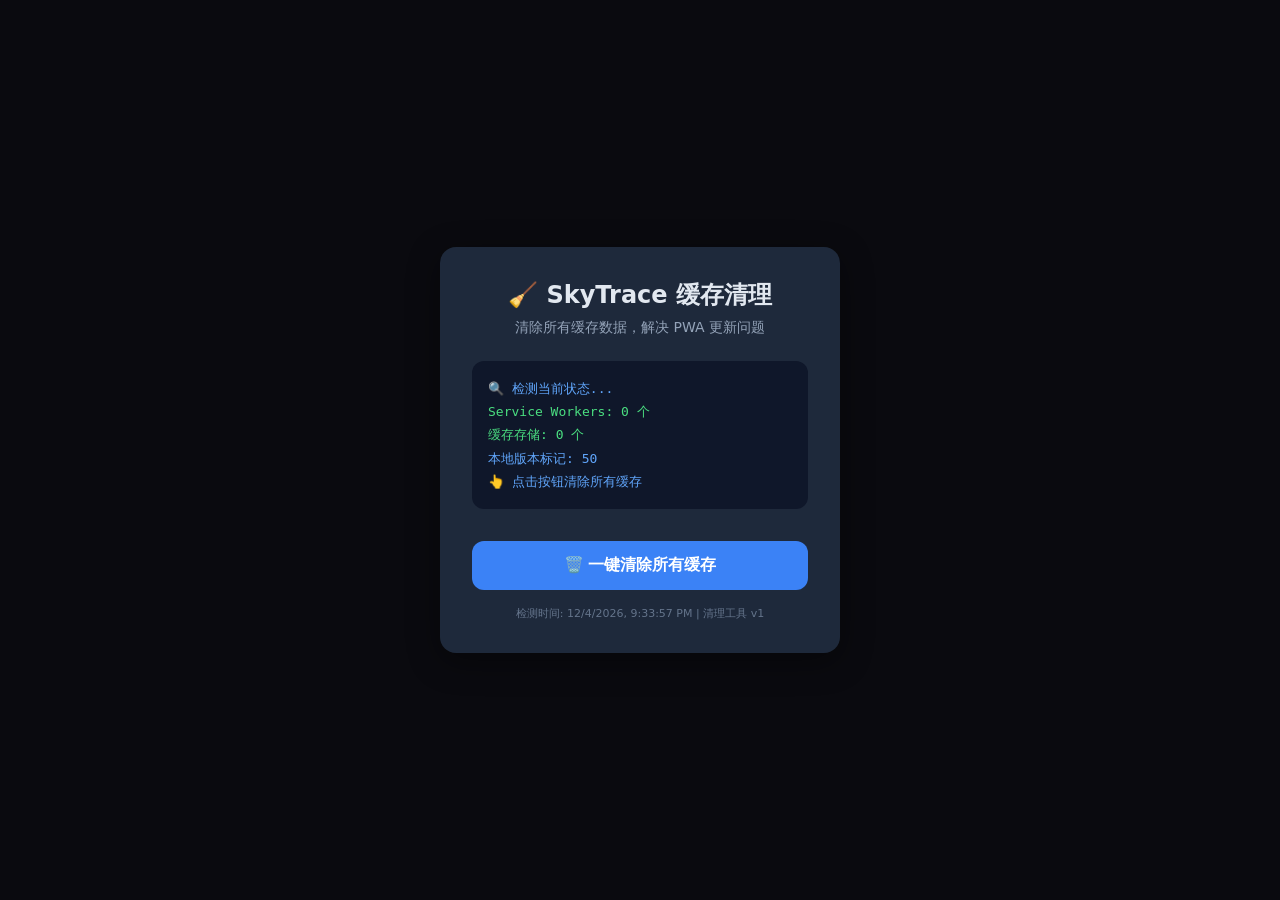
<file: clear.html>
<!DOCTYPE html>
<html lang="zh-CN">
<head>
    <meta charset="UTF-8">
    <meta name="viewport" content="width=device-width, initial-scale=1.0">
    <title>SkyTrace - 清除缓存</title>
    <style>
        *{margin:0;padding:0;box-sizing:border-box}
        body{background:#0a0a0f;color:#e2e8f0;font-family:-apple-system,system-ui,sans-serif;min-height:100vh;display:flex;flex-direction:column;align-items:center;justify-content:center;padding:20px}
        .card{background:#1e293b;border-radius:16px;padding:32px;max-width:400px;width:100%;text-align:center;box-shadow:0 8px 32px rgba(0,0,0,0.4)}
        h1{font-size:24px;margin-bottom:8px}
        .subtitle{color:#94a3b8;font-size:14px;margin-bottom:24px}
        .status{background:#0f172a;border-radius:12px;padding:16px;margin:16px 0;font-size:13px;line-height:1.8;text-align:left;font-family:monospace;min-height:120px;max-height:300px;overflow-y:auto}
        .status .ok{color:#4ade80}
        .status .err{color:#f87171}
        .status .info{color:#60a5fa}
        .status .warn{color:#fbbf24}
        .btn{display:inline-block;background:#3b82f6;color:#fff;border:none;padding:14px 28px;border-radius:12px;font-size:16px;font-weight:600;cursor:pointer;width:100%;margin-top:16px;transition:all 0.2s}
        .btn:active{transform:scale(0.97);background:#2563eb}
        .btn:disabled{background:#334155;color:#64748b;cursor:not-allowed;transform:none}
        .btn-green{background:#22c55e}
        .btn-green:active{background:#16a34a}
        .step{color:#94a3b8;font-size:13px;margin-top:20px;line-height:1.8;text-align:left}
        .step b{color:#e2e8f0}
        .done-box{display:none;margin-top:16px;padding:16px;background:#052e16;border:1px solid #22c55e;border-radius:12px}
        .done-box h3{color:#4ade80;margin-bottom:8px}
        .version{color:#64748b;font-size:11px;margin-top:16px}
    </style>
</head>
<body>
    <div class="card">
        <h1>🧹 SkyTrace 缓存清理</h1>
        <p class="subtitle">清除所有缓存数据，解决 PWA 更新问题</p>
        
        <div class="status" id="log"></div>
        
        <button class="btn" id="clearBtn" onclick="clearAll()">🗑️ 一键清除所有缓存</button>
        
        <div class="done-box" id="doneBox">
            <h3>✅ 清理完成！</h3>
            <div class="step">
                <b>接下来请：</b><br>
                1. 回到主屏幕<br>
                2. <b>长按</b> SkyTrace 图标 → <b>删除 App</b><br>
                3. 打开 <b>Safari</b> 访问 <a href="https://leele.top" style="color:#60a5fa">leele.top</a><br>
                4. 点击 <b>分享按钮</b> → <b>添加到主屏幕</b><br>
                5. 打开新添加的 SkyTrace ✈️
            </div>
            <button class="btn btn-green" onclick="location.href='index.html'" style="margin-top:12px">🚀 直接打开 SkyTrace</button>
        </div>
        
        <div class="version" id="versionInfo"></div>
    </div>

    <script>
    var logEl = document.getElementById('log');
    function log(msg, cls) {
        var line = document.createElement('div');
        line.className = cls || '';
        line.textContent = msg;
        logEl.appendChild(line);
        logEl.scrollTop = logEl.scrollHeight;
    }

    // 页面加载时检测状态
    (async function detect() {
        log('🔍 检测当前状态...', 'info');
        
        // 检测 SW
        if ('serviceWorker' in navigator) {
            var regs = await navigator.serviceWorker.getRegistrations();
            log('Service Workers: ' + regs.length + ' 个', regs.length > 0 ? 'warn' : 'ok');
            for (var i = 0; i < regs.length; i++) {
                log('  SW: ' + regs[i].scope, 'warn');
            }
        } else {
            log('Service Worker: 不支持', 'info');
        }
        
        // 检测 Cache
        if ('caches' in window) {
            var names = await caches.keys();
            log('缓存存储: ' + names.length + ' 个', names.length > 0 ? 'warn' : 'ok');
            for (var j = 0; j < names.length; j++) {
                var cache = await caches.open(names[j]);
                var keys = await cache.keys();
                log('  ' + names[j] + ' (' + keys.length + ' 项)', 'warn');
            }
        }
        
        // 检测 localStorage
        var stv = localStorage.getItem('_stv');
        log('本地版本标记: ' + (stv || '无'), 'info');
        
        // 显示版本
        document.getElementById('versionInfo').textContent = 
            '检测时间: ' + new Date().toLocaleString() + ' | 清理工具 v1';
        
        log('');
        log('👆 点击按钮清除所有缓存', 'info');
    })();

    async function clearAll() {
        var btn = document.getElementById('clearBtn');
        btn.disabled = true;
        btn.textContent = '⏳ 清理中...';
        logEl.innerHTML = '';
        
        var errors = 0;
        
        // 1. 注销所有 Service Workers
        log('🔧 步骤 1/4: 注销 Service Workers...', 'info');
        try {
            if ('serviceWorker' in navigator) {
                var regs = await navigator.serviceWorker.getRegistrations();
                for (var i = 0; i < regs.length; i++) {
                    var ok = await regs[i].unregister();
                    log('  注销 ' + regs[i].scope + ': ' + (ok ? '成功' : '失败'), ok ? 'ok' : 'err');
                    if (!ok) errors++;
                }
                if (regs.length === 0) log('  无需注销 (没有 SW)', 'ok');
            }
        } catch (e) {
            log('  错误: ' + e.message, 'err');
            errors++;
        }
        
        // 2. 清除所有 Cache Storage
        log('🔧 步骤 2/4: 清除 Cache Storage...', 'info');
        try {
            if ('caches' in window) {
                var names = await caches.keys();
                for (var j = 0; j < names.length; j++) {
                    var del = await caches.delete(names[j]);
                    log('  删除 ' + names[j] + ': ' + (del ? '成功' : '失败'), del ? 'ok' : 'err');
                    if (!del) errors++;
                }
                if (names.length === 0) log('  无需清除 (没有缓存)', 'ok');
            }
        } catch (e) {
            log('  错误: ' + e.message, 'err');
            errors++;
        }
        
        // 3. 清除 localStorage
        log('🔧 步骤 3/4: 清除本地存储...', 'info');
        try {
            // 保留航班数据相关的 key，只清除缓存版本标记
            var keysToRemove = [];
            for (var k = 0; k < localStorage.length; k++) {
                var key = localStorage.key(k);
                if (key === '_stv' || key.startsWith('sw-') || key.startsWith('cache-')) {
                    keysToRemove.push(key);
                }
            }
            keysToRemove.forEach(function(key) {
                localStorage.removeItem(key);
                log('  删除 ' + key, 'ok');
            });
            if (keysToRemove.length === 0) log('  无缓存标记需要清除', 'ok');
        } catch (e) {
            log('  错误: ' + e.message, 'err');
            errors++;
        }
        
        // 4. 清除 sessionStorage
        log('🔧 步骤 4/4: 清除会话存储...', 'info');
        try {
            sessionStorage.clear();
            log('  已清除', 'ok');
        } catch (e) {
            log('  错误: ' + e.message, 'err');
            errors++;
        }
        
        log('');
        if (errors === 0) {
            log('🎉 全部清理完成！无错误', 'ok');
        } else {
            log('⚠️ 清理完成，但有 ' + errors + ' 个错误', 'warn');
        }
        
        btn.textContent = '✅ 清理完成';
        document.getElementById('doneBox').style.display = 'block';
    }
    </script>
</body>
</html>
</file>
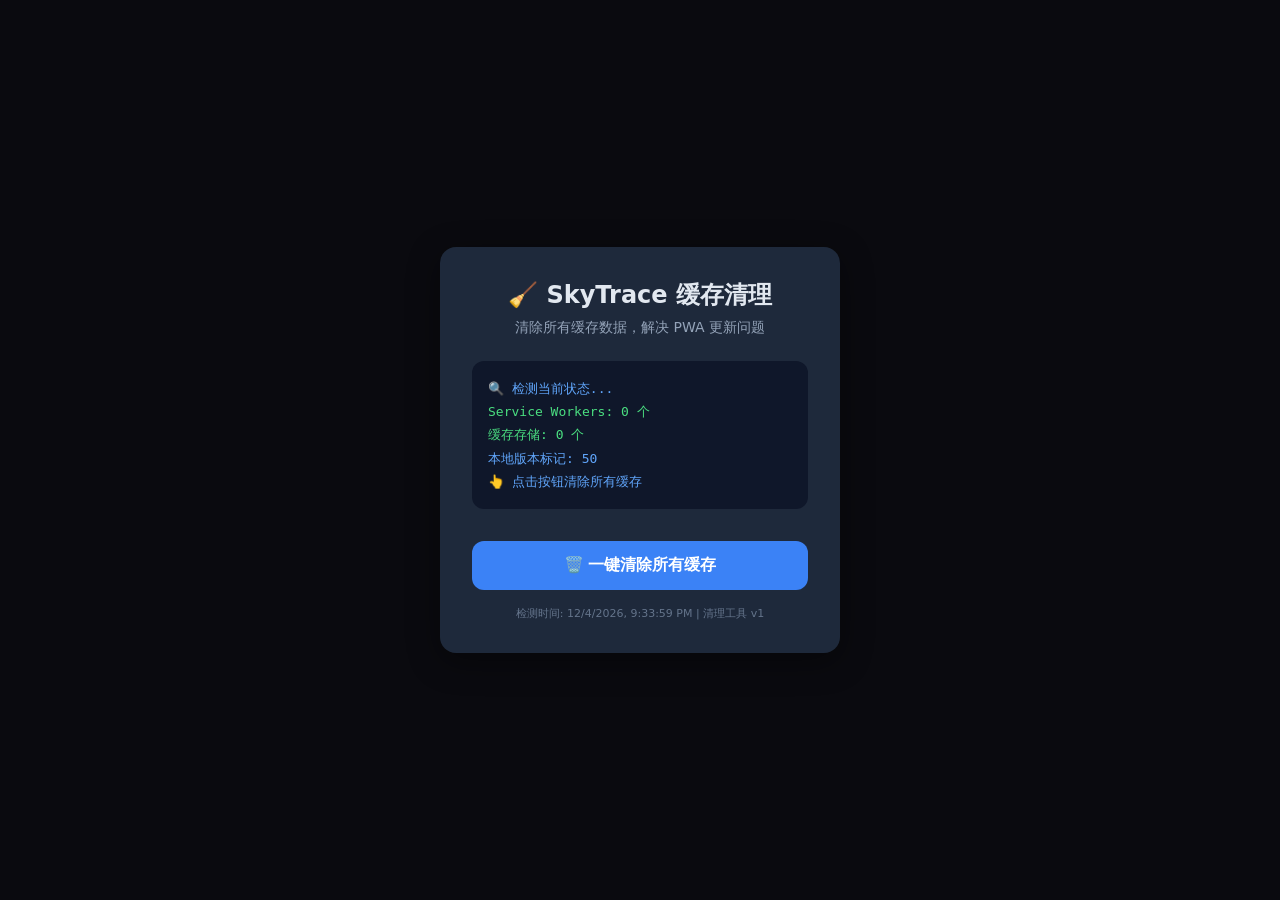
<file: SkyTrace-handover/clear.html>
<!DOCTYPE html>
<html lang="zh-CN">
<head>
    <meta charset="UTF-8">
    <meta name="viewport" content="width=device-width, initial-scale=1.0">
    <title>SkyTrace - 清除缓存</title>
    <style>
        *{margin:0;padding:0;box-sizing:border-box}
        body{background:#0a0a0f;color:#e2e8f0;font-family:-apple-system,system-ui,sans-serif;min-height:100vh;display:flex;flex-direction:column;align-items:center;justify-content:center;padding:20px}
        .card{background:#1e293b;border-radius:16px;padding:32px;max-width:400px;width:100%;text-align:center;box-shadow:0 8px 32px rgba(0,0,0,0.4)}
        h1{font-size:24px;margin-bottom:8px}
        .subtitle{color:#94a3b8;font-size:14px;margin-bottom:24px}
        .status{background:#0f172a;border-radius:12px;padding:16px;margin:16px 0;font-size:13px;line-height:1.8;text-align:left;font-family:monospace;min-height:120px;max-height:300px;overflow-y:auto}
        .status .ok{color:#4ade80}
        .status .err{color:#f87171}
        .status .info{color:#60a5fa}
        .status .warn{color:#fbbf24}
        .btn{display:inline-block;background:#3b82f6;color:#fff;border:none;padding:14px 28px;border-radius:12px;font-size:16px;font-weight:600;cursor:pointer;width:100%;margin-top:16px;transition:all 0.2s}
        .btn:active{transform:scale(0.97);background:#2563eb}
        .btn:disabled{background:#334155;color:#64748b;cursor:not-allowed;transform:none}
        .btn-green{background:#22c55e}
        .btn-green:active{background:#16a34a}
        .step{color:#94a3b8;font-size:13px;margin-top:20px;line-height:1.8;text-align:left}
        .step b{color:#e2e8f0}
        .done-box{display:none;margin-top:16px;padding:16px;background:#052e16;border:1px solid #22c55e;border-radius:12px}
        .done-box h3{color:#4ade80;margin-bottom:8px}
        .version{color:#64748b;font-size:11px;margin-top:16px}
    </style>
</head>
<body>
    <div class="card">
        <h1>🧹 SkyTrace 缓存清理</h1>
        <p class="subtitle">清除所有缓存数据，解决 PWA 更新问题</p>
        
        <div class="status" id="log"></div>
        
        <button class="btn" id="clearBtn" onclick="clearAll()">🗑️ 一键清除所有缓存</button>
        
        <div class="done-box" id="doneBox">
            <h3>✅ 清理完成！</h3>
            <div class="step">
                <b>接下来请：</b><br>
                1. 回到主屏幕<br>
                2. <b>长按</b> SkyTrace 图标 → <b>删除 App</b><br>
                3. 打开 <b>Safari</b> 访问 <a href="https://leele.top" style="color:#60a5fa">leele.top</a><br>
                4. 点击 <b>分享按钮</b> → <b>添加到主屏幕</b><br>
                5. 打开新添加的 SkyTrace ✈️
            </div>
            <button class="btn btn-green" onclick="location.href='index.html'" style="margin-top:12px">🚀 直接打开 SkyTrace</button>
        </div>
        
        <div class="version" id="versionInfo"></div>
    </div>

    <script>
    var logEl = document.getElementById('log');
    function log(msg, cls) {
        var line = document.createElement('div');
        line.className = cls || '';
        line.textContent = msg;
        logEl.appendChild(line);
        logEl.scrollTop = logEl.scrollHeight;
    }

    // 页面加载时检测状态
    (async function detect() {
        log('🔍 检测当前状态...', 'info');
        
        // 检测 SW
        if ('serviceWorker' in navigator) {
            var regs = await navigator.serviceWorker.getRegistrations();
            log('Service Workers: ' + regs.length + ' 个', regs.length > 0 ? 'warn' : 'ok');
            for (var i = 0; i < regs.length; i++) {
                log('  SW: ' + regs[i].scope, 'warn');
            }
        } else {
            log('Service Worker: 不支持', 'info');
        }
        
        // 检测 Cache
        if ('caches' in window) {
            var names = await caches.keys();
            log('缓存存储: ' + names.length + ' 个', names.length > 0 ? 'warn' : 'ok');
            for (var j = 0; j < names.length; j++) {
                var cache = await caches.open(names[j]);
                var keys = await cache.keys();
                log('  ' + names[j] + ' (' + keys.length + ' 项)', 'warn');
            }
        }
        
        // 检测 localStorage
        var stv = localStorage.getItem('_stv');
        log('本地版本标记: ' + (stv || '无'), 'info');
        
        // 显示版本
        document.getElementById('versionInfo').textContent = 
            '检测时间: ' + new Date().toLocaleString() + ' | 清理工具 v1';
        
        log('');
        log('👆 点击按钮清除所有缓存', 'info');
    })();

    async function clearAll() {
        var btn = document.getElementById('clearBtn');
        btn.disabled = true;
        btn.textContent = '⏳ 清理中...';
        logEl.innerHTML = '';
        
        var errors = 0;
        
        // 1. 注销所有 Service Workers
        log('🔧 步骤 1/4: 注销 Service Workers...', 'info');
        try {
            if ('serviceWorker' in navigator) {
                var regs = await navigator.serviceWorker.getRegistrations();
                for (var i = 0; i < regs.length; i++) {
                    var ok = await regs[i].unregister();
                    log('  注销 ' + regs[i].scope + ': ' + (ok ? '成功' : '失败'), ok ? 'ok' : 'err');
                    if (!ok) errors++;
                }
                if (regs.length === 0) log('  无需注销 (没有 SW)', 'ok');
            }
        } catch (e) {
            log('  错误: ' + e.message, 'err');
            errors++;
        }
        
        // 2. 清除所有 Cache Storage
        log('🔧 步骤 2/4: 清除 Cache Storage...', 'info');
        try {
            if ('caches' in window) {
                var names = await caches.keys();
                for (var j = 0; j < names.length; j++) {
                    var del = await caches.delete(names[j]);
                    log('  删除 ' + names[j] + ': ' + (del ? '成功' : '失败'), del ? 'ok' : 'err');
                    if (!del) errors++;
                }
                if (names.length === 0) log('  无需清除 (没有缓存)', 'ok');
            }
        } catch (e) {
            log('  错误: ' + e.message, 'err');
            errors++;
        }
        
        // 3. 清除 localStorage
        log('🔧 步骤 3/4: 清除本地存储...', 'info');
        try {
            // 保留航班数据相关的 key，只清除缓存版本标记
            var keysToRemove = [];
            for (var k = 0; k < localStorage.length; k++) {
                var key = localStorage.key(k);
                if (key === '_stv' || key.startsWith('sw-') || key.startsWith('cache-')) {
                    keysToRemove.push(key);
                }
            }
            keysToRemove.forEach(function(key) {
                localStorage.removeItem(key);
                log('  删除 ' + key, 'ok');
            });
            if (keysToRemove.length === 0) log('  无缓存标记需要清除', 'ok');
        } catch (e) {
            log('  错误: ' + e.message, 'err');
            errors++;
        }
        
        // 4. 清除 sessionStorage
        log('🔧 步骤 4/4: 清除会话存储...', 'info');
        try {
            sessionStorage.clear();
            log('  已清除', 'ok');
        } catch (e) {
            log('  错误: ' + e.message, 'err');
            errors++;
        }
        
        log('');
        if (errors === 0) {
            log('🎉 全部清理完成！无错误', 'ok');
        } else {
            log('⚠️ 清理完成，但有 ' + errors + ' 个错误', 'warn');
        }
        
        btn.textContent = '✅ 清理完成';
        document.getElementById('doneBox').style.display = 'block';
    }
    </script>
</body>
</html>
</file>
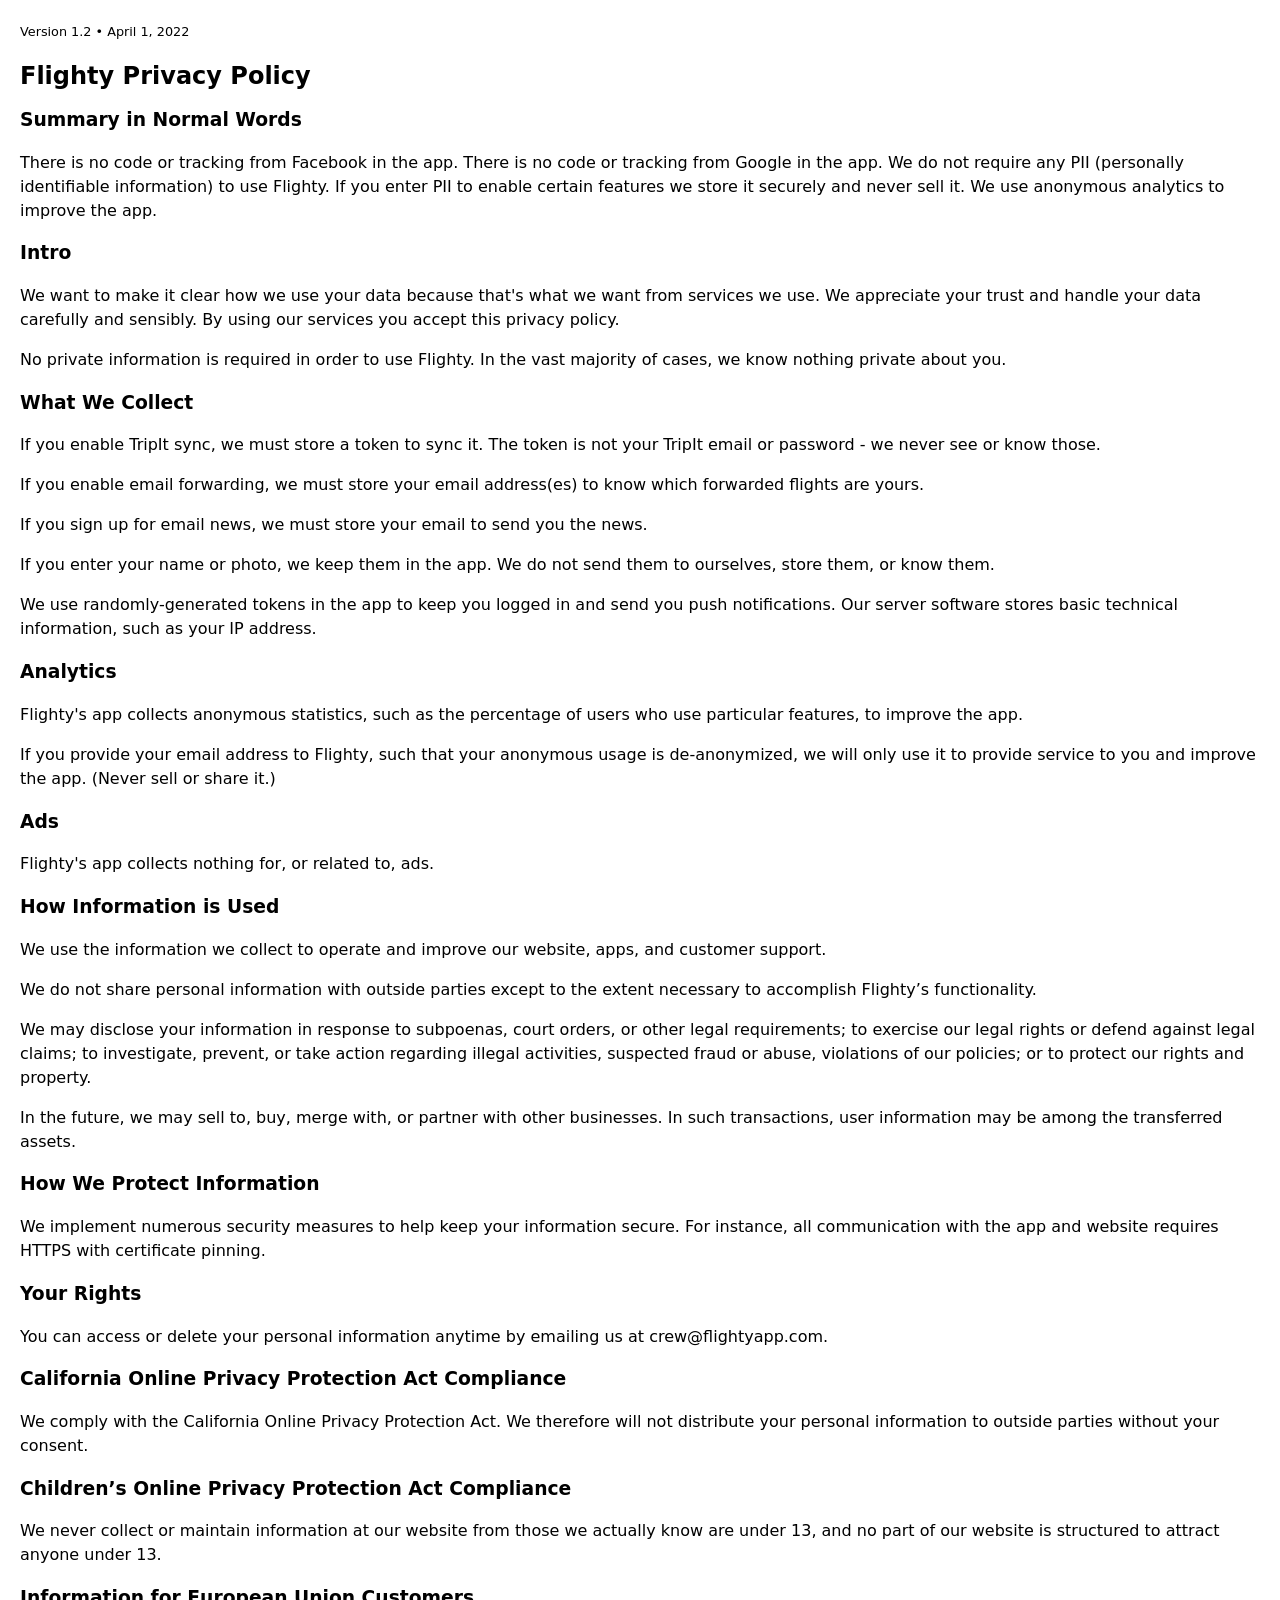
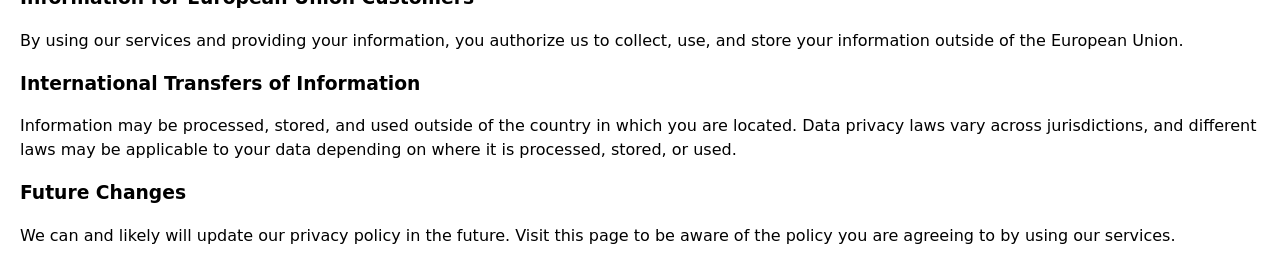
<file: Depack/extracted/resources/Privacy Policy.html>
<!DOCTYPE html>
<html>

<head>
	<meta charset="UTF-8">
	<meta name="viewport" content="initial-scale=1.0" />
	<style>
		:root {
			--main-background-color: ##main_background_color##;
			--divider-color: ##divider_color##;
			--main-text-color: ##main_text_color##;
			--secondary-text-color: ##secondary_text_color##;
			--highlight-color: ##highlight_color##;
		}

		body {
			background-color: var(--main-background-color);
			color: var(--main-text-color);

			font-size: ##font_size##;
			font-family: "system-ui";
			line-height: 150%;
			margin: 20px;
		}

		aside {
			font-size: 80%;
			color: var(--secondary-text-color);
		}

		a {
			color: var(--highlight-color);
		}

	</style>
	<title>Terms of Service</title>
</head>

<body style="font-size: {{font_size}}px;">
	<aside>Version 1.2&nbsp;&bull;&nbsp;April 1, 2022</aside>

	<h2>Flighty Privacy Policy</h2>

	<h3>Summary in Normal Words</h3>

	<p>There is no code or tracking from Facebook in the app. There is no code or tracking from Google in the app. We do not require any PII (personally identifiable
		information) to use Flighty. If you enter PII to enable certain features we store it securely and never sell it.
		We use anonymous analytics to improve the app.</p>

	<h3>Intro</h3>

	<p>We want to make it clear how we use your data because that's what we want from services we use. We appreciate your trust and handle your data carefully and sensibly. By
		using our services you accept this privacy policy.</p>
	
	<p>No private information is required in order to use Flighty. In the vast majority of cases, we know nothing private about you.</p>

	<h3>What We Collect</h3>

	<p>If you enable TripIt sync, we must store a token to sync it. The token is not your TripIt email or password - we never see or know those.</p>

	<p>If you enable email forwarding, we must store your email address(es) to know which forwarded flights are yours.</p>

	<p>If you sign up for email news, we must store your email to send you the news.</p>

	<p>If you enter your name or photo, we keep them in the app. We do not send them to ourselves, store them, or know them.</p>

	<p>We use randomly-generated tokens in the app to keep you logged in and send you push notifications. Our server software stores basic
		technical information, such as your IP address.</p>

	<h3>Analytics</h3>

	<p>Flighty's app collects anonymous statistics, such as the percentage of users who use particular features, to
		improve the app.</p>

	<p>If you provide your email address to Flighty, such that your anonymous usage is de-anonymized, we will only use it to provide service to you and improve the app. (Never sell or share it.)</p>

	<h3>Ads</h3>
	
	<p>Flighty's app collects nothing for, or related to, ads.</p>

	<h3>How Information is Used</h3>

	<p>We use the information we collect to operate and improve our website, apps, and customer support.</p>

	<p>We do not share personal information with outside parties except to the extent necessary to accomplish Flighty’s
		functionality.</p>

	<p>We may disclose your information in response to subpoenas, court orders, or other legal requirements; to exercise
		our legal rights or defend against legal claims; to investigate, prevent, or take action regarding illegal
		activities, suspected fraud or abuse, violations of our policies; or to protect our rights and property.</p>

	<p>In the future, we may sell to, buy, merge with, or partner with other businesses. In such transactions, user
		information may be among the transferred assets.</p>

	<h3>How We Protect Information</h3>

	<p>We implement numerous security measures to help keep your information secure. For instance, all communication
		with the app and website requires HTTPS with certificate pinning. </p>

	<h3>Your Rights</h3>

	<p>You can access or delete your personal information anytime by emailing us at crew@flightyapp.com. </p>

	<h3>California Online Privacy Protection Act Compliance</h3>

	<p>We comply with the California Online Privacy Protection Act. We therefore will not distribute your personal
		information to outside parties without your consent.</p>

	<h3>Children’s Online Privacy Protection Act Compliance</h3>

	<p>We never collect or maintain information at our website from those we actually know are under 13, and no part of
		our website is structured to attract anyone under 13.</p>

	<h3>Information for European Union Customers</h3>

	<p>By using our services and providing your information, you authorize us to collect, use, and store your
		information outside of the European Union.</p>

	<h3>International Transfers of Information</h3>

	<p>Information may be processed, stored, and used outside of the country in which you are located. Data privacy laws
		vary across jurisdictions, and different laws may be applicable to your data depending on where it is processed,
		stored, or used.</p>

	<h3>Future Changes</h3>

	<p>We can and likely will update our privacy policy in the future. Visit this page to be aware of the policy you are
		agreeing to by using our services. </p>
</body>

</html>
</file>
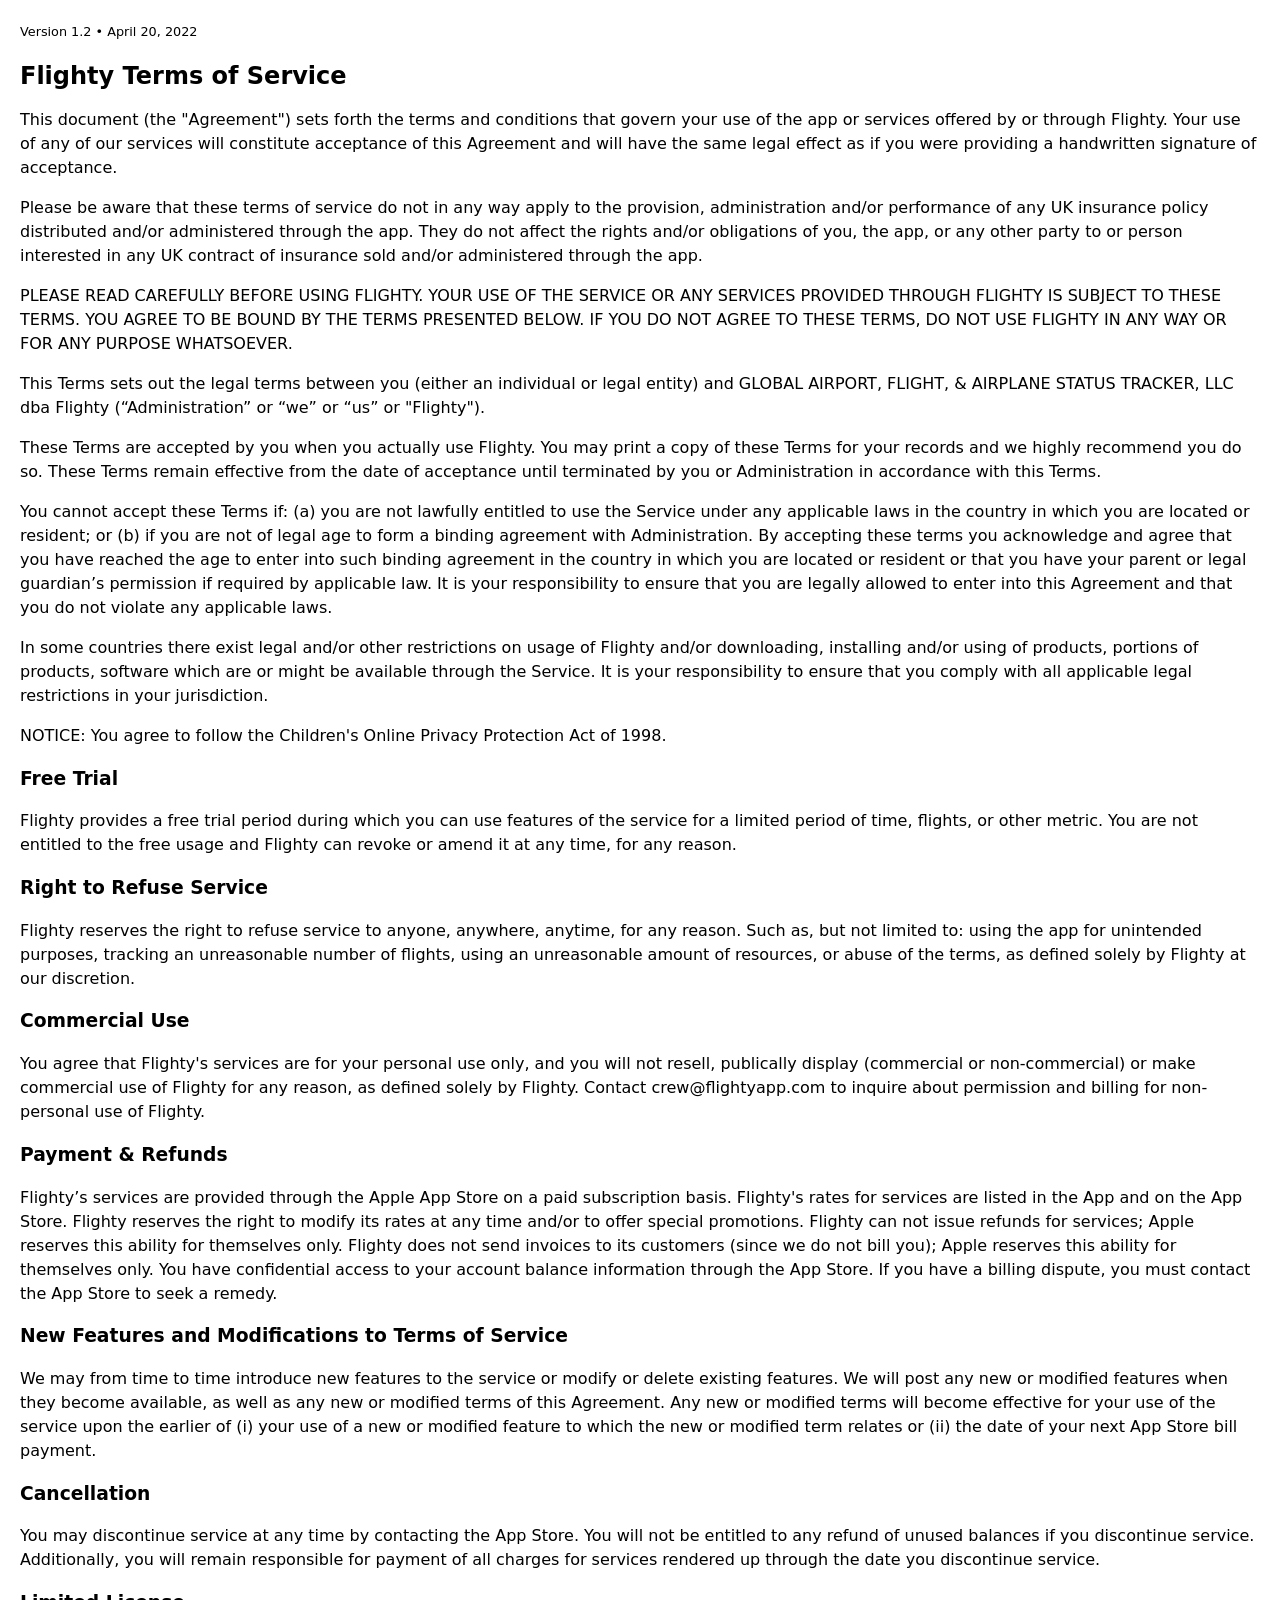
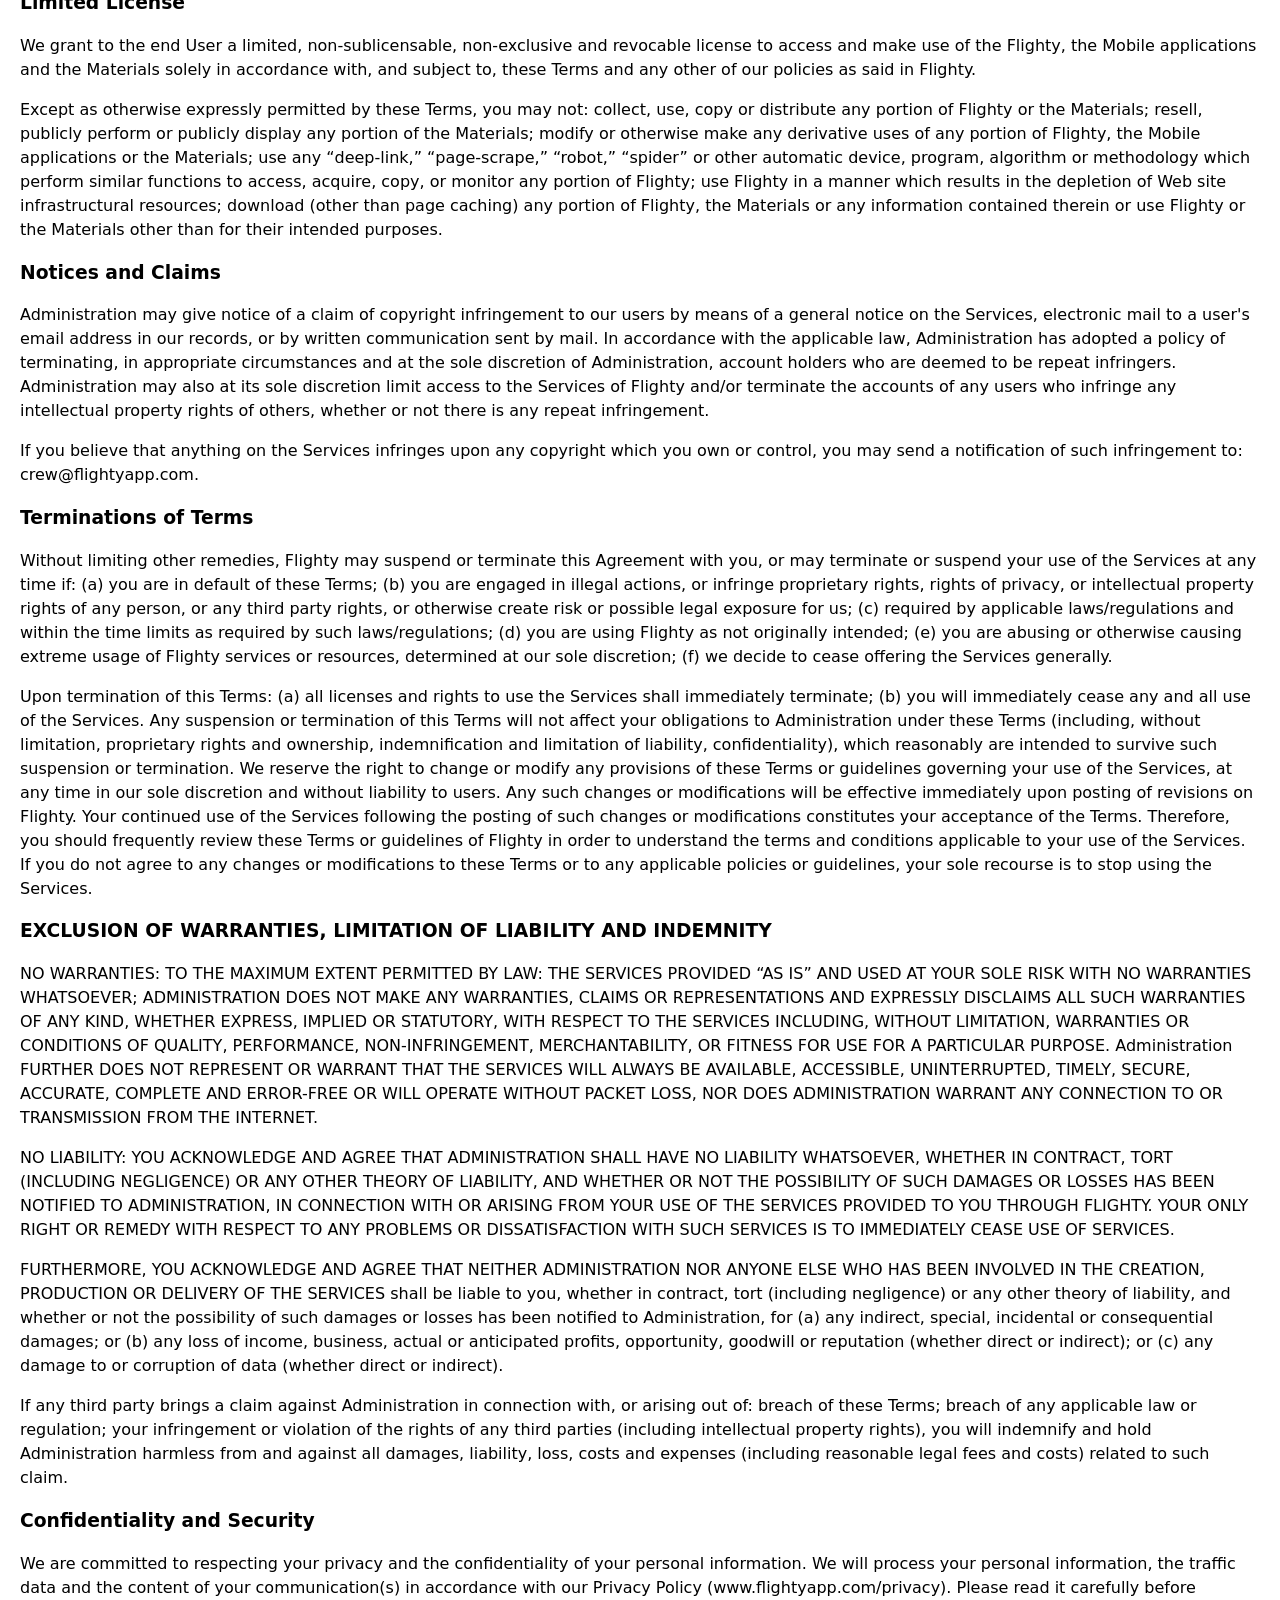
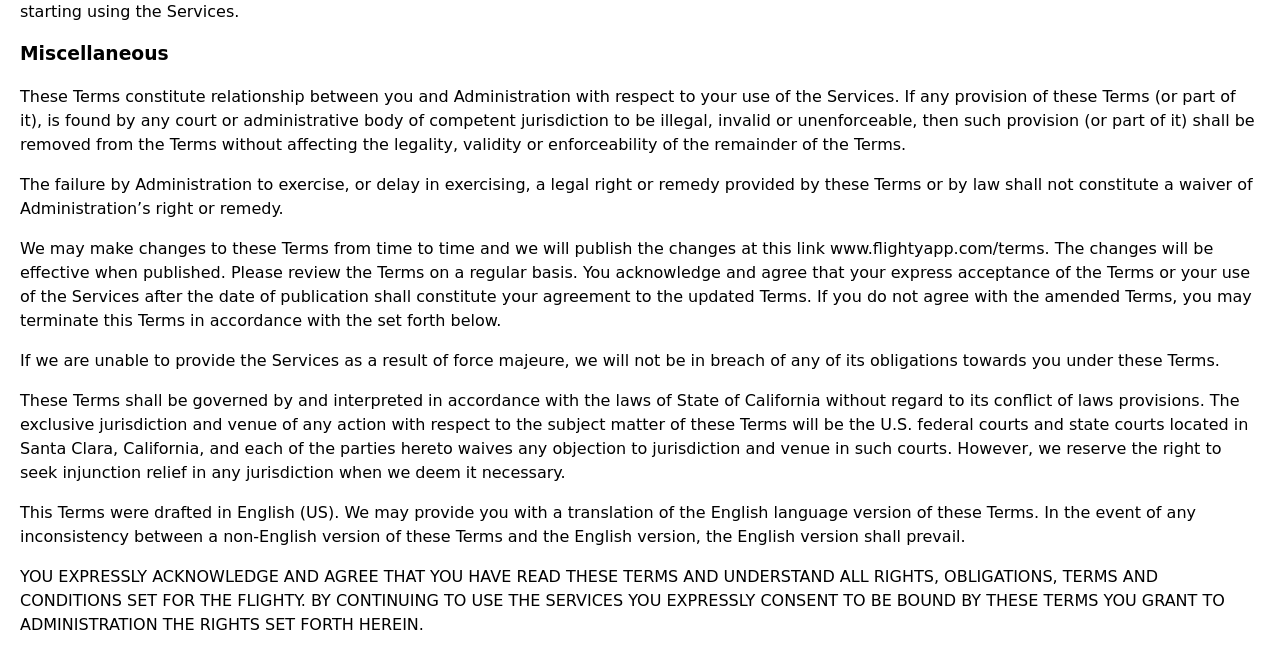
<file: Depack/extracted/resources/Terms of Service.html>
<!DOCTYPE html>
<html>

<head>
	<meta charset="UTF-8">
	<meta name="viewport" content="initial-scale=1.0" />
	<style>
		:root {
			--main-background-color: ##main_background_color##;
			--divider-color: ##divider_color##;
			--main-text-color: ##main_text_color##;
			--secondary-text-color: ##secondary_text_color##;
			--highlight-color: ##highlight_color##;
		}

		body {
			background-color: var(--main-background-color);
			color: var(--main-text-color);

			font-size: ##font_size##;
			font-family: "system-ui";
			line-height: 150%;
			margin: 20px;
		}

		aside {
			font-size: 80%;
			color: var(--secondary-text-color);
		}

		a {
			color: var(--highlight-color);
		}

	</style>
	<title>Terms of Service</title>
</head>

<body style="font-size: {{font_size}}px;">
	<aside>Version 1.2&nbsp;&bull;&nbsp;April 20, 2022</aside>

	<h2>Flighty Terms of Service</h2>

	<p>This document (the &quot;Agreement&quot;) sets forth the terms and conditions that govern your use of the app
		or services offered by or through Flighty. Your use of any of our services will constitute acceptance of
		this Agreement and will have the same legal effect as if you were providing a handwritten signature of
		acceptance. </p>

	<p>Please be aware that these terms of service do not in any way apply to the provision, administration and/or
		performance of any UK insurance policy distributed and/or administered through the app. They do not affect
		the rights and/or obligations of you, the app, or any other party to or person interested in any UK contract
		of insurance sold and/or administered through the app. </p>

	<p>PLEASE READ CAREFULLY BEFORE USING FLIGHTY. YOUR USE OF THE SERVICE OR ANY SERVICES PROVIDED THROUGH FLIGHTY
		IS SUBJECT TO THESE TERMS. YOU AGREE TO BE BOUND BY THE TERMS PRESENTED BELOW. IF YOU DO NOT AGREE TO THESE
		TERMS, DO NOT USE FLIGHTY IN ANY WAY OR FOR ANY PURPOSE WHATSOEVER. </p>

	<p>This Terms sets out the legal terms between you (either an individual or legal entity) and GLOBAL AIRPORT,
		FLIGHT, &amp; AIRPLANE STATUS TRACKER, LLC dba Flighty (“Administration” or “we” or “us” or
		&quot;Flighty&quot;).</p>

	<p>These Terms are accepted by you when you actually use Flighty. You may print a copy of these Terms for your
		records and we highly recommend you do so. These Terms remain effective from the date of acceptance until
		terminated by you or Administration in accordance with this Terms.</p>

	<p>You cannot accept these Terms if: (a) you are not lawfully entitled to use the Service under any applicable
		laws in the country in which you are located or resident; or (b) if you are not of legal age to form a
		binding agreement with Administration. By accepting these terms you acknowledge and agree that you have
		reached the age to enter into such binding agreement in the country in which you are located or resident or
		that you have your parent or legal guardian’s permission if required by applicable law. It is your
		responsibility to ensure that you are legally allowed to enter into this Agreement and that you do not
		violate any applicable laws. </p>

	<p>In some countries there exist legal and/or other restrictions on usage of Flighty and/or downloading,
		installing and/or using of products, portions of products, software which are or might be available through
		the Service. It is your responsibility to ensure that you comply with all applicable legal restrictions in
		your jurisdiction. </p>

	<p>NOTICE: You agree to follow the Children's Online Privacy Protection Act of 1998.</p>

	<h3>Free Trial</h3>

	<p>Flighty provides a free trial period during which you can use features of the service for a limited
		period of time, flights, or other metric. You are not entitled to the free usage and Flighty can
		revoke or amend it at any time, for any reason.
	</p>

	<h3>Right to Refuse Service</h3>

	<p>Flighty reserves the right to refuse service to anyone, anywhere, anytime, for any reason. Such as, but not
		limited to: using the app for unintended purposes, tracking an unreasonable number of flights, using an
		unreasonable amount of resources, or abuse of the terms, as defined solely by Flighty at our discretion.
	</p>

	<h3>Commercial Use</h3>

	<p>You agree that Flighty's services are for your personal use only, and you will not resell, publically display (commercial or non-commercial) or make commercial use of Flighty for any reason, as defined solely by Flighty. Contact crew@flightyapp.com to inquire about permission and billing for non-personal use of Flighty. 
	</p>	
	
	<h3>Payment &amp; Refunds</h3>

	<p>Flighty’s services are provided through the Apple App Store on a paid subscription basis. Flighty's rates for
		services are listed in the App and on the App Store. Flighty reserves the right to modify its rates at any
		time and/or to offer special promotions. Flighty can not issue refunds for services; Apple reserves this
		ability for themselves only. Flighty does not send invoices to its customers (since we do not bill you);
		Apple reserves this ability for themselves only. You have confidential access to your account balance
		information through the App Store. If you have a billing dispute, you must contact the App Store to seek a
		remedy.</p>

	<h3>New Features and Modifications to Terms of Service</h3>

	<p>We may from time to time introduce new features to the service or modify or delete existing features. We will
		post any new or modified features when they become available, as well as any new or modified terms of this
		Agreement. Any new or modified terms will become effective for your use of the service upon the earlier of
		(i) your use of a new or modified feature to which the new or modified term relates or (ii) the date of your
		next App Store bill payment.</p>

	<h3>Cancellation</h3>

	<p>You may discontinue service at any time by contacting the App Store. You will not be entitled to any refund
		of unused balances if you discontinue service. Additionally, you will remain responsible for payment of all
		charges for services rendered up through the date you discontinue service. </p>

	<h3>Limited License</h3>

	<p>We grant to the end User a limited, non-sublicensable, non-exclusive and revocable license to access and make
		use of the Flighty, the Mobile applications and the Materials solely in accordance with, and subject to,
		these Terms and any other of our policies as said in Flighty.</p>

	<p>Except as otherwise expressly permitted by these Terms, you may not: collect, use, copy or distribute any
		portion of Flighty or the Materials; resell, publicly perform or publicly display any portion of the
		Materials; modify or otherwise make any derivative uses of any portion of Flighty, the Mobile applications
		or the Materials; use any “deep-link,” “page-scrape,” “robot,” “spider” or other automatic device, program,
		algorithm or methodology which perform similar functions to access, acquire, copy, or monitor any portion of
		Flighty; use Flighty in a manner which results in the depletion of Web site infrastructural resources;
		download (other than page caching) any portion of Flighty, the Materials or any information contained
		therein or use Flighty or the Materials other than for their intended purposes. </p>

	<h3>Notices and Claims</h3>

	<p>Administration may give notice of a claim of copyright infringement to our users by means of a general notice
		on the Services, electronic mail to a user's email address in our records, or by written communication sent
		by mail. In accordance with the applicable law, Administration has adopted a policy of terminating, in
		appropriate circumstances and at the sole discretion of Administration, account holders who are deemed to be
		repeat infringers. Administration may also at its sole discretion limit access to the Services of Flighty
		and/or terminate the accounts of any users who infringe any intellectual property rights of others, whether
		or not there is any repeat infringement. </p>

	<p>If you believe that anything on the Services infringes upon any copyright which you own or control, you may
		send a notification of such infringement to: crew@flightyapp.com.</p>

	<h3>Terminations of Terms</h3>

	<p>Without limiting other remedies, Flighty may suspend or terminate this Agreement with you, or may terminate
		or suspend your use of the Services at any time if:
		(a) you are in default of these Terms;
		(b) you are engaged in illegal actions, or infringe proprietary rights, rights of privacy, or intellectual
		property rights of any person, or any third party rights, or otherwise create risk or possible legal
		exposure for us;
		(c) required by applicable laws/regulations and within the time limits as required by such laws/regulations;
		(d) you are using Flighty as not originally intended;
		(e) you are abusing or otherwise causing extreme usage of Flighty services or resources, determined at our
		sole discretion;
		(f) we decide to cease offering the Services generally.</p>

	<p>Upon termination of this Terms: (a) all licenses and rights to use the Services shall immediately terminate;
		(b) you will immediately cease any and all use of the Services. Any suspension or termination of this Terms
		will not affect your obligations to Administration under these Terms (including, without limitation,
		proprietary rights and ownership, indemnification and limitation of liability, confidentiality), which
		reasonably are intended to survive such suspension or termination. We reserve the right to change or modify
		any provisions of these Terms or guidelines governing your use of the Services, at any time in our sole
		discretion and without liability to users. Any such changes or modifications will be effective immediately
		upon posting of revisions on Flighty. Your continued use of the Services following the posting of such
		changes or modifications constitutes your acceptance of the Terms. Therefore, you should frequently review
		these Terms or guidelines of Flighty in order to understand the terms and conditions applicable to your use
		of the Services. If you do not agree to any changes or modifications to these Terms or to any applicable
		policies or guidelines, your sole recourse is to stop using the Services. </p>

	<h3>EXCLUSION OF WARRANTIES, LIMITATION OF LIABILITY AND INDEMNITY</h3>

	<p>NO WARRANTIES: TO THE MAXIMUM EXTENT PERMITTED BY LAW: THE SERVICES PROVIDED “AS IS” AND USED AT YOUR SOLE
		RISK WITH NO WARRANTIES WHATSOEVER; ADMINISTRATION DOES NOT MAKE ANY WARRANTIES, CLAIMS OR REPRESENTATIONS
		AND EXPRESSLY DISCLAIMS ALL SUCH WARRANTIES OF ANY KIND, WHETHER EXPRESS, IMPLIED OR STATUTORY, WITH RESPECT
		TO THE SERVICES INCLUDING, WITHOUT LIMITATION, WARRANTIES OR CONDITIONS OF QUALITY, PERFORMANCE,
		NON-INFRINGEMENT, MERCHANTABILITY, OR FITNESS FOR USE FOR A PARTICULAR PURPOSE. Administration FURTHER DOES
		NOT REPRESENT OR WARRANT THAT THE SERVICES WILL ALWAYS BE AVAILABLE, ACCESSIBLE, UNINTERRUPTED, TIMELY,
		SECURE, ACCURATE, COMPLETE AND ERROR-FREE OR WILL OPERATE WITHOUT PACKET LOSS, NOR DOES ADMINISTRATION
		WARRANT ANY CONNECTION TO OR TRANSMISSION FROM THE INTERNET. </p>

	<p>NO LIABILITY: YOU ACKNOWLEDGE AND AGREE THAT ADMINISTRATION SHALL HAVE NO LIABILITY WHATSOEVER, WHETHER IN
		CONTRACT, TORT (INCLUDING NEGLIGENCE) OR ANY OTHER THEORY OF LIABILITY, AND WHETHER OR NOT THE POSSIBILITY
		OF SUCH DAMAGES OR LOSSES HAS BEEN NOTIFIED TO ADMINISTRATION, IN CONNECTION WITH OR ARISING FROM YOUR USE
		OF THE SERVICES PROVIDED TO YOU THROUGH FLIGHTY. YOUR ONLY RIGHT OR REMEDY WITH RESPECT TO
		ANY PROBLEMS OR DISSATISFACTION WITH SUCH SERVICES IS TO IMMEDIATELY CEASE USE OF SERVICES. </p>

	<p>FURTHERMORE, YOU ACKNOWLEDGE AND AGREE THAT NEITHER ADMINISTRATION NOR ANYONE ELSE WHO HAS BEEN INVOLVED IN
		THE CREATION, PRODUCTION OR DELIVERY OF THE SERVICES shall be liable to you, whether in contract, tort
		(including negligence) or any other theory of liability, and whether or not the possibility of such damages
		or losses has been notified to Administration, for (a) any indirect, special, incidental or consequential
		damages; or (b) any loss of income, business, actual or anticipated profits, opportunity, goodwill or
		reputation (whether direct or indirect); or (c) any damage to or corruption of data (whether direct or
		indirect).</p>

	<p>If any third party brings a claim against Administration in connection with, or arising out of: breach of
		these Terms; breach of any applicable law or regulation; your infringement or violation of the rights of any
		third parties (including intellectual property rights), you will indemnify and hold Administration harmless
		from and against all damages, liability, loss, costs and expenses (including reasonable legal fees and
		costs) related to such claim. </p>

	<h3>Confidentiality and Security</h3>

	<p>We are committed to respecting your privacy and the confidentiality of your personal information. We will
		process your personal information, the traffic data and the content of your communication(s) in accordance
		with our Privacy Policy (www.flightyapp.com/privacy). Please read it carefully before starting using the
		Services. </p>

	<h3>Miscellaneous</h3>

	<p>These Terms constitute relationship between you and Administration with respect to your use of the Services.
		If any provision of these Terms (or part of it), is found by any court or administrative body of competent
		jurisdiction to be illegal, invalid or unenforceable, then such provision (or part of it) shall be removed
		from the Terms without affecting the legality, validity or enforceability of the remainder of the Terms.</p>

	<p>The failure by Administration to exercise, or delay in exercising, a legal right or remedy provided by these
		Terms or by law shall not constitute a waiver of Administration’s right or remedy. </p>

	<p>We may make changes to these Terms from time to time and we will publish the changes at this link
		www.flightyapp.com/terms. The changes will be effective when published. Please review the Terms on a regular
		basis. You acknowledge and agree that your express acceptance of the Terms or your use of the Services after
		the date of publication shall constitute your agreement to the updated Terms. If you do not agree with the
		amended Terms, you may terminate this Terms in accordance with the set forth below. </p>

	<p>If we are unable to provide the Services as a result of force majeure, we will not be in breach of any of its
		obligations towards you under these Terms. </p>

	<p>These Terms shall be governed by and interpreted in accordance with the laws of State of California without
		regard to its conflict of laws provisions. The exclusive jurisdiction and venue of any action with respect
		to the subject matter of these Terms will be the U.S. federal courts and state courts located in Santa
		Clara, California, and each of the parties hereto waives any objection to jurisdiction and venue in such
		courts. However, we reserve the right to seek injunction relief in any jurisdiction when we deem it
		necessary. </p>

	<p>This Terms were drafted in English (US). We may provide you with a translation of the English language
		version of these Terms. In the event of any inconsistency between a non-English version of these Terms and
		the English version, the English version shall prevail. </p>

	<p>YOU EXPRESSLY ACKNOWLEDGE AND AGREE THAT YOU HAVE READ THESE TERMS AND UNDERSTAND ALL RIGHTS, OBLIGATIONS,
		TERMS AND CONDITIONS SET FOR THE FLIGHTY. BY CONTINUING TO USE THE SERVICES YOU EXPRESSLY
		CONSENT TO BE BOUND BY THESE TERMS YOU GRANT TO ADMINISTRATION THE RIGHTS SET FORTH HEREIN. </p>
</body>

</html>
</file>
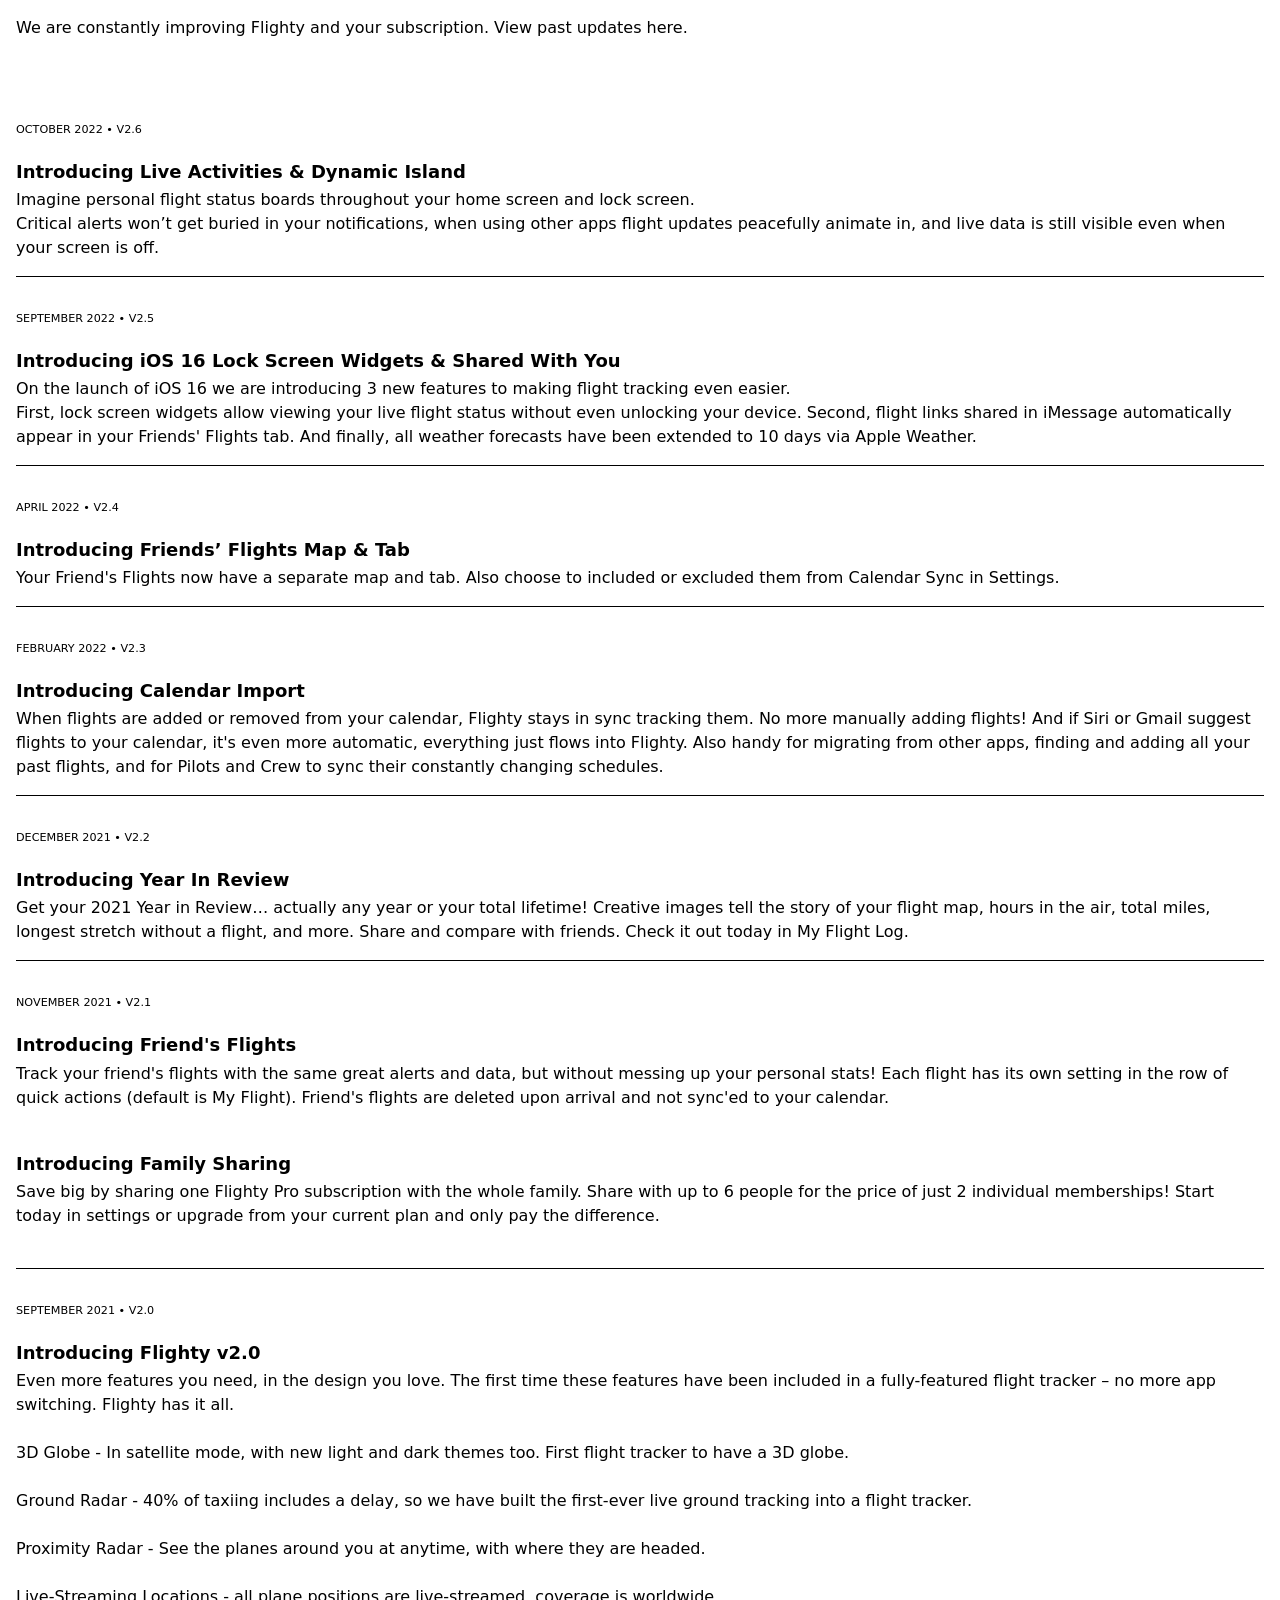
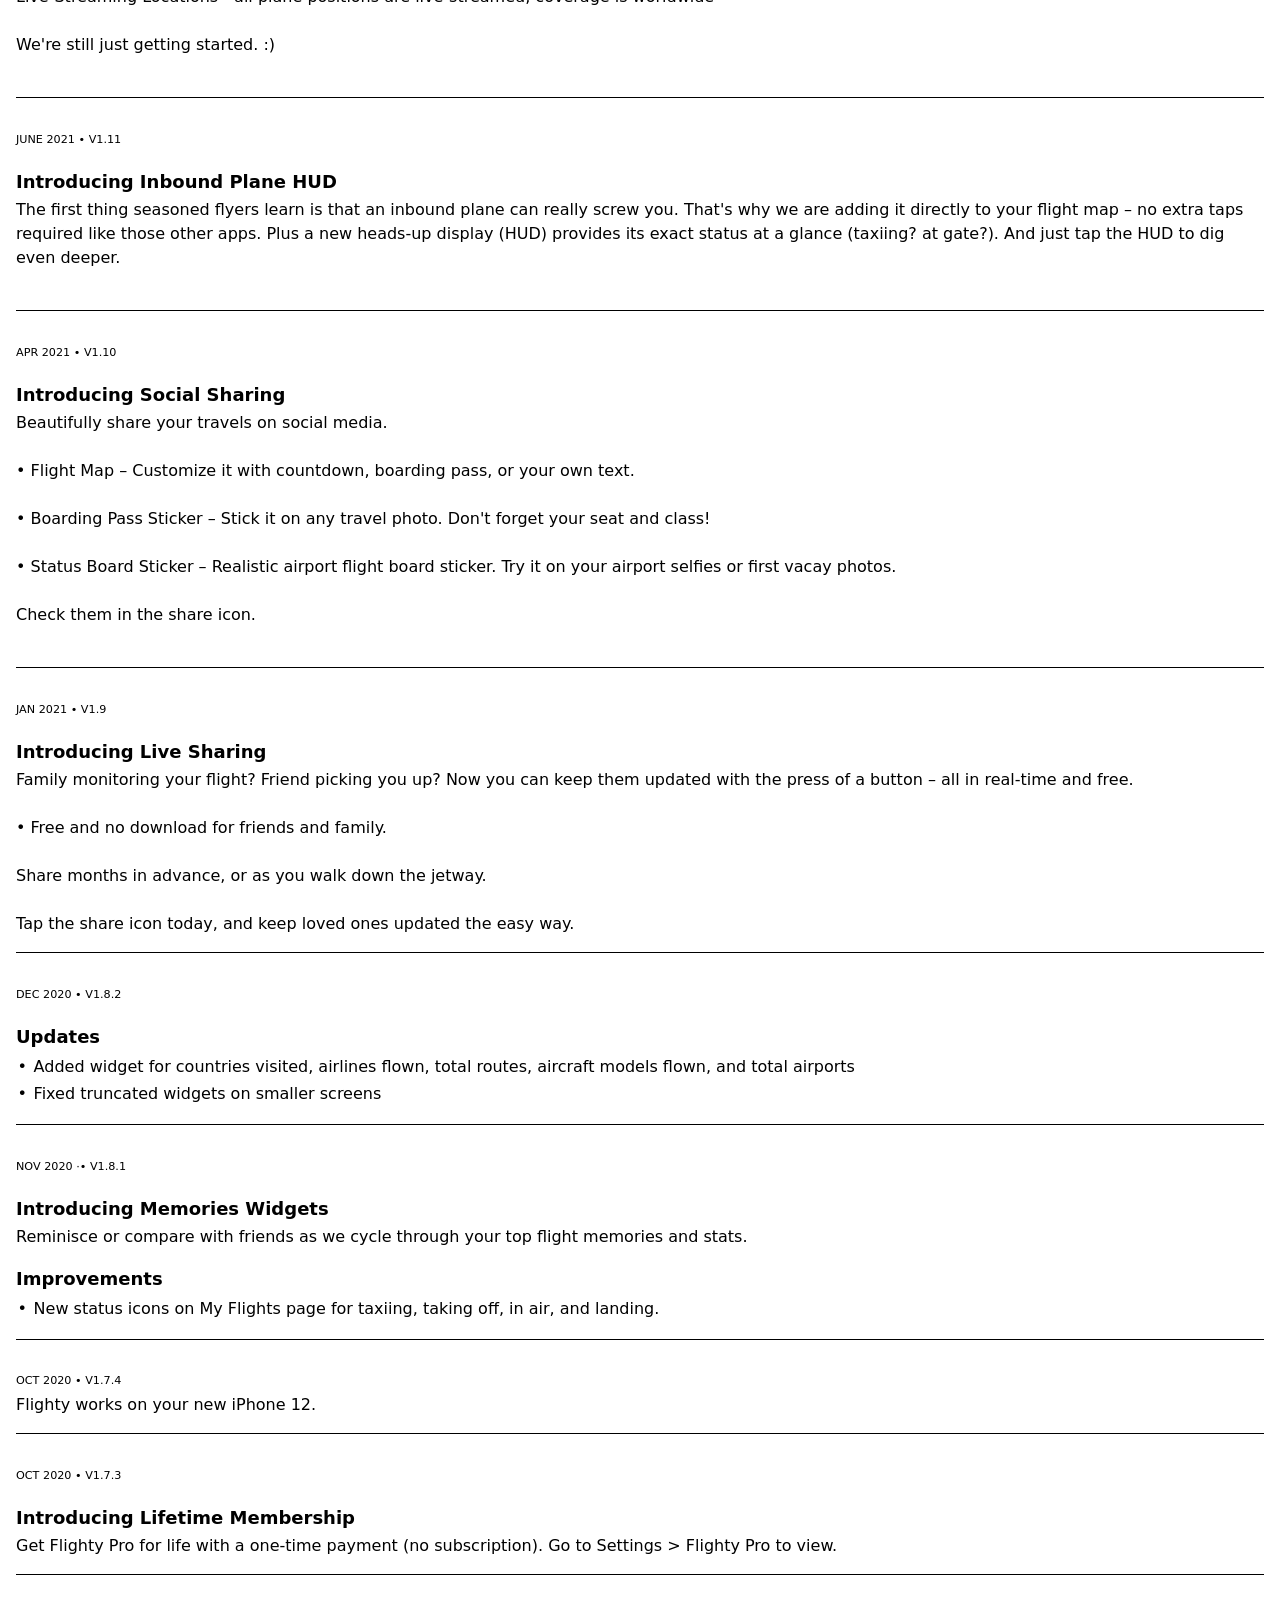
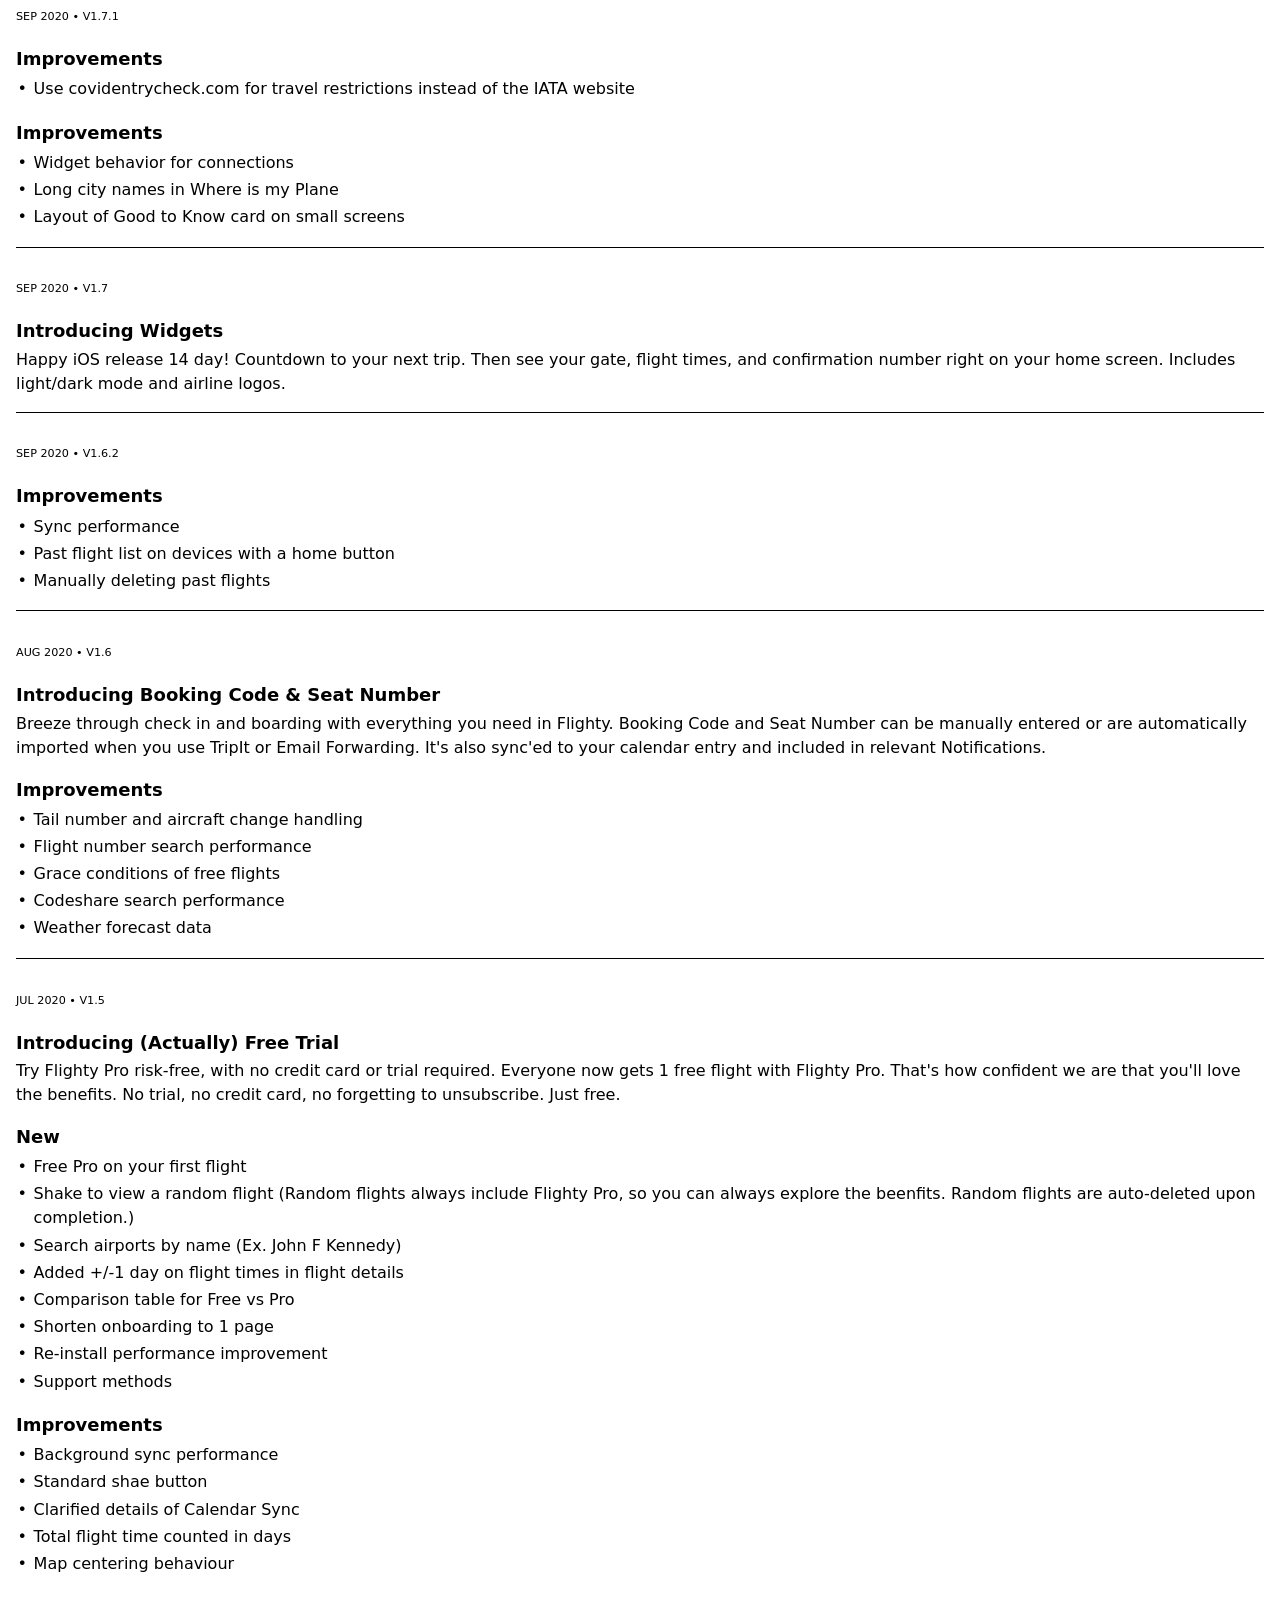
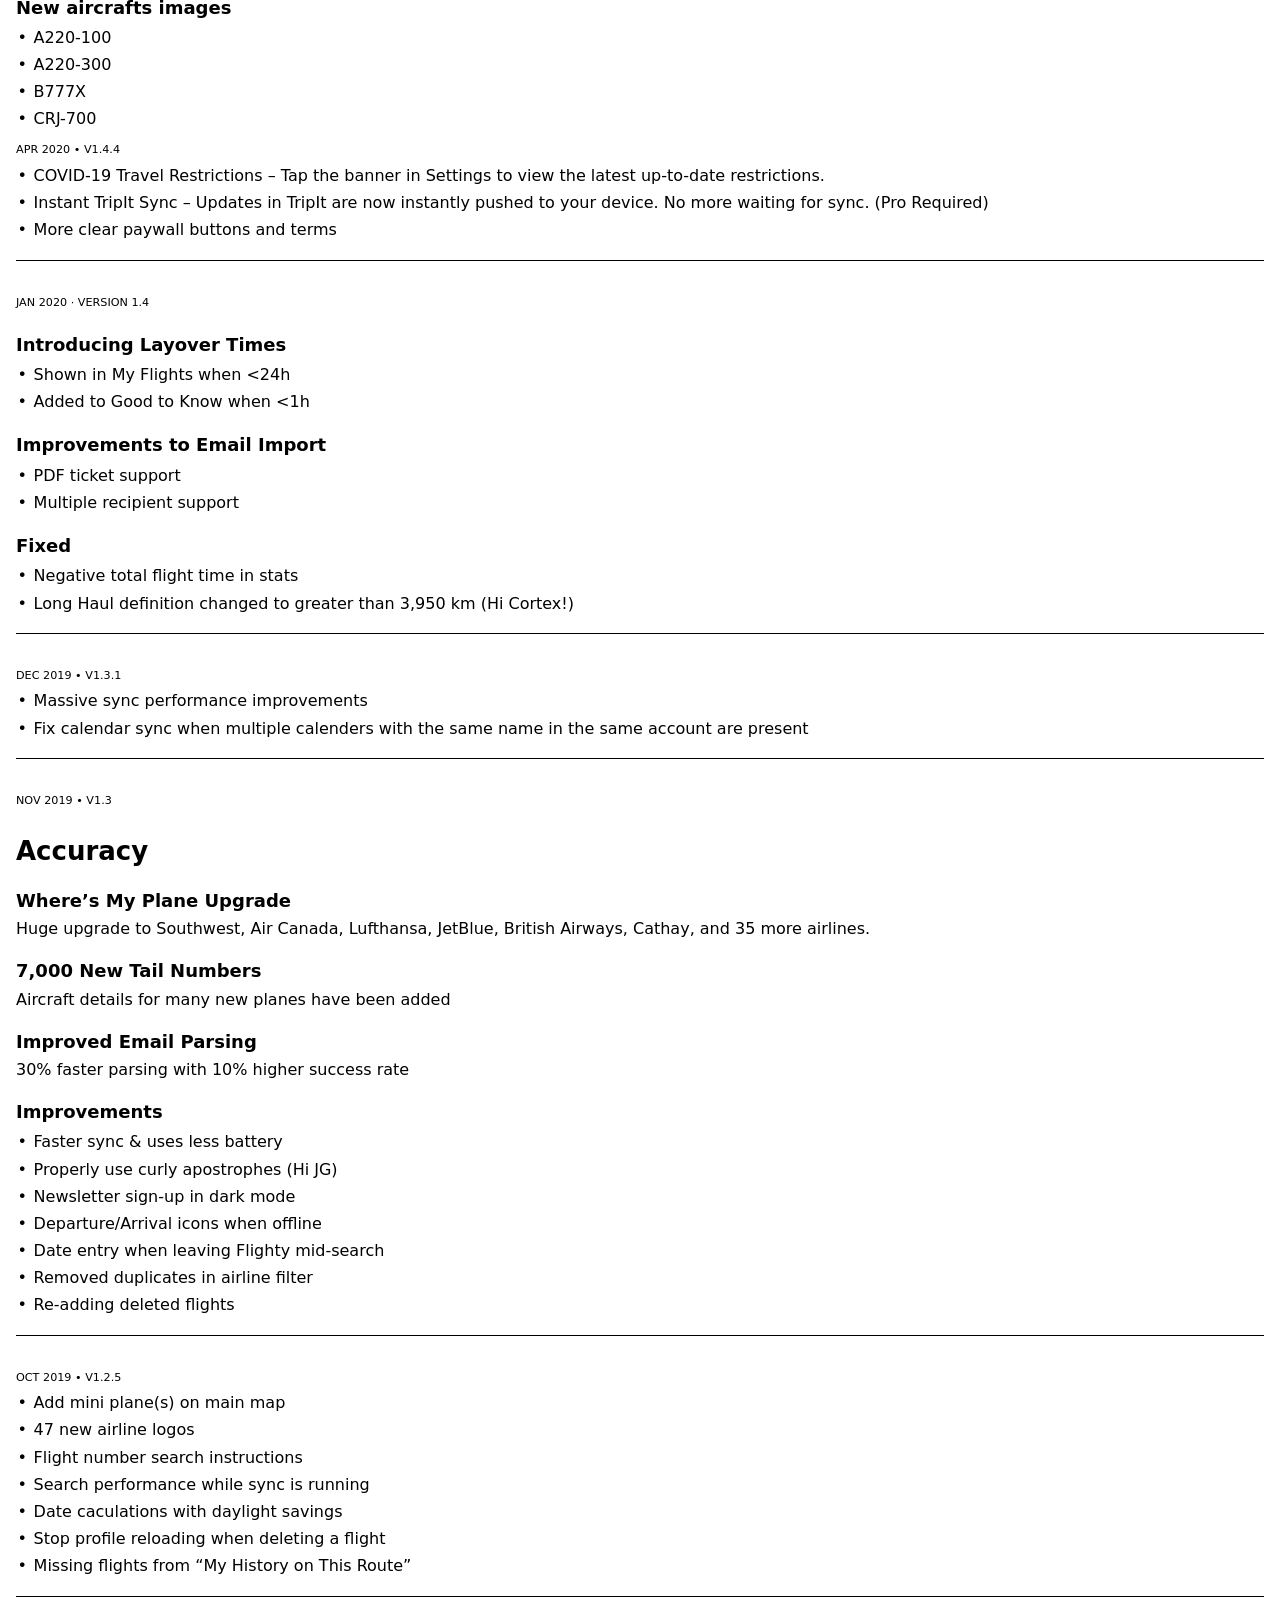
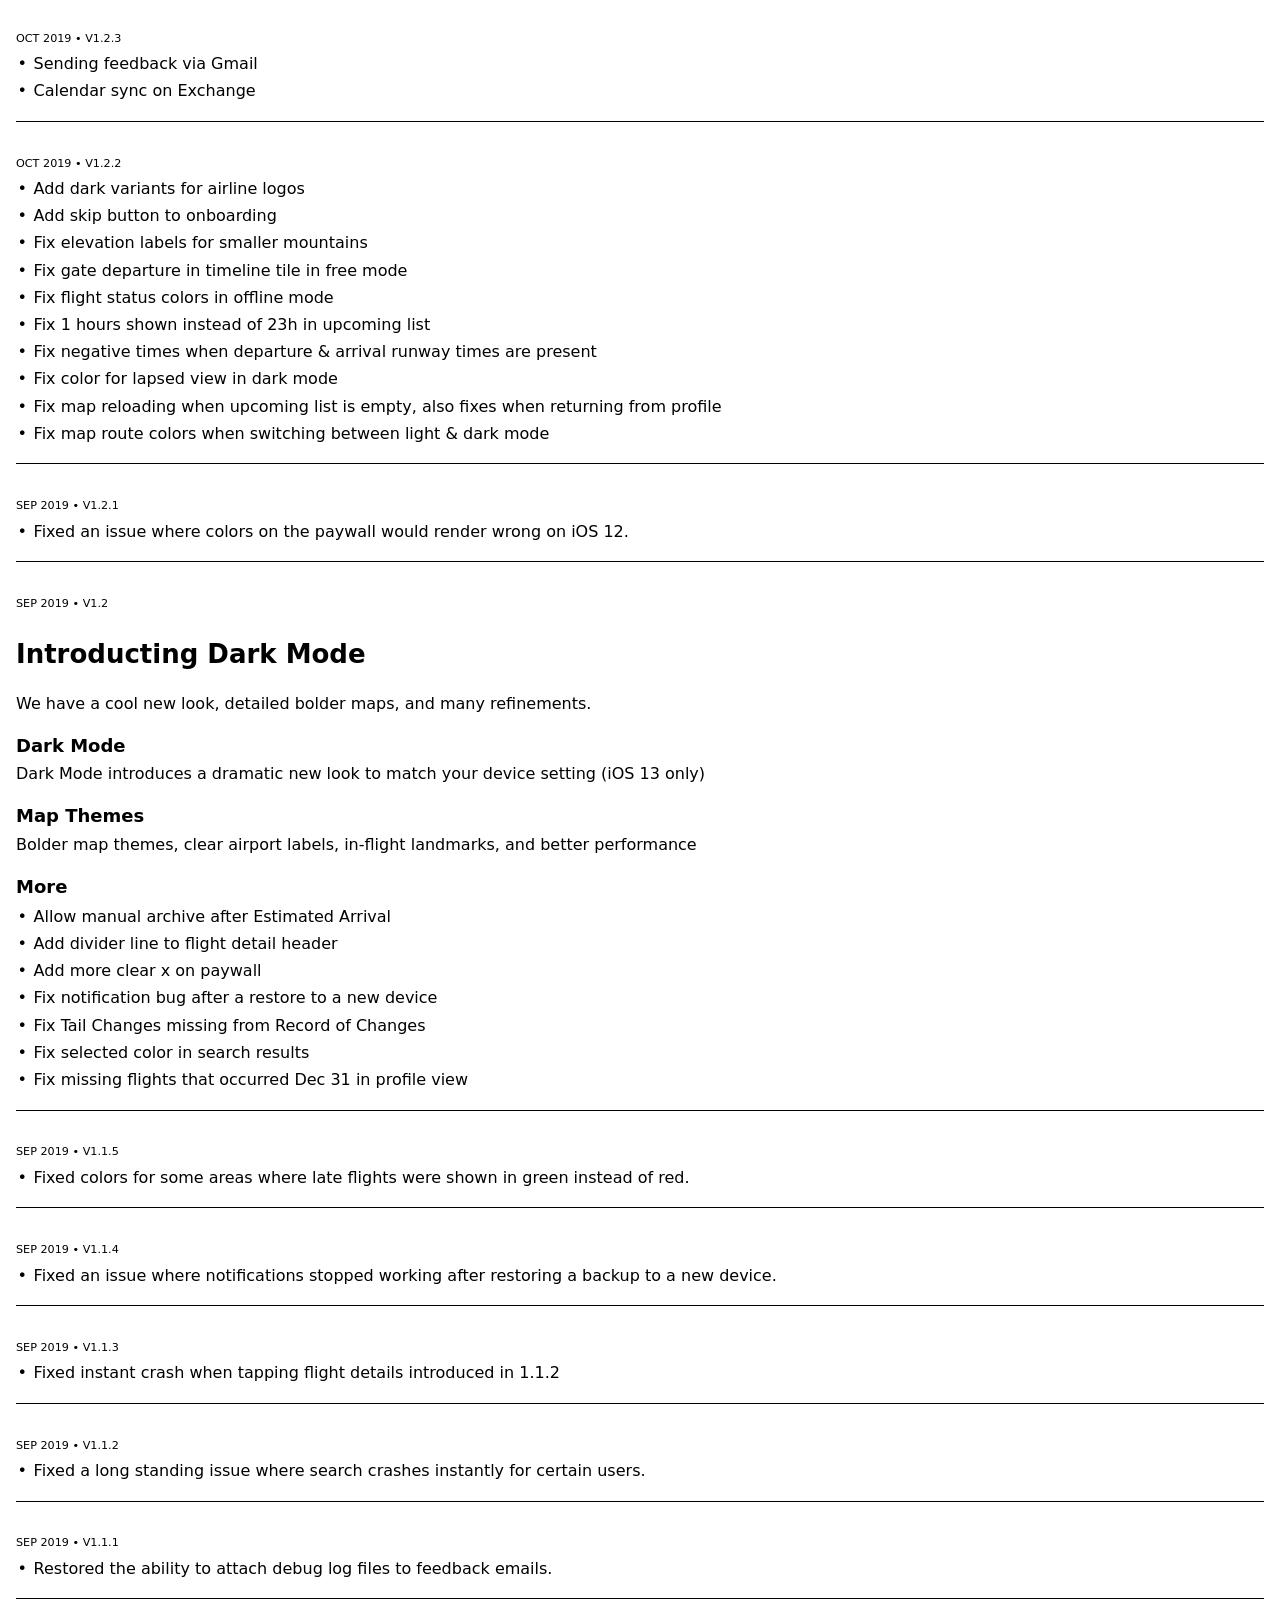
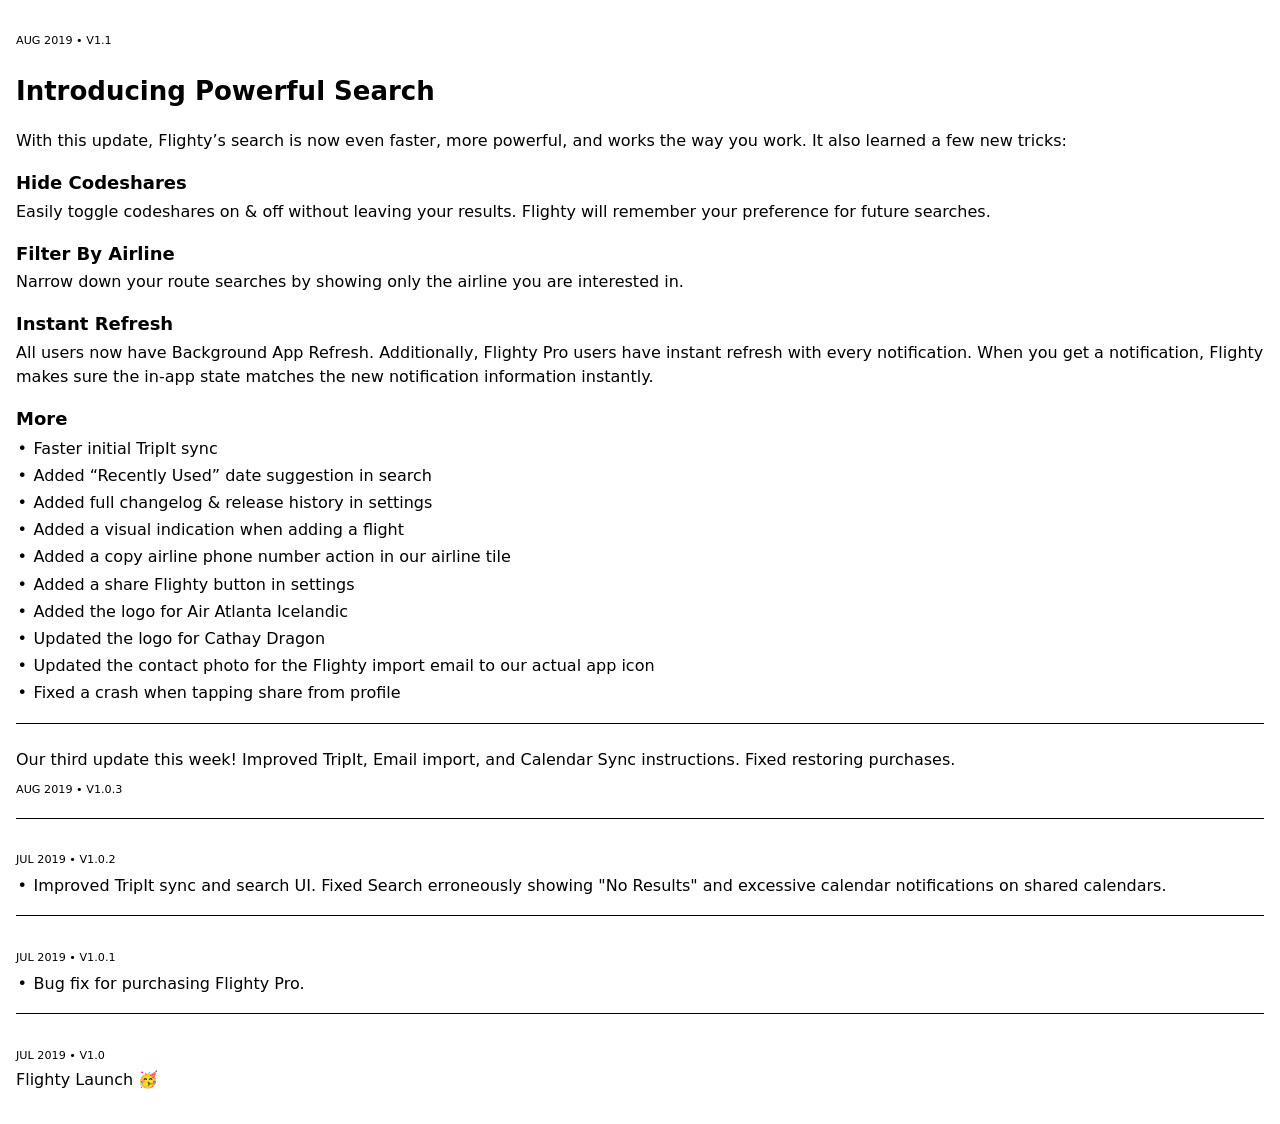
<file: Depack/extracted/resources/What’s New.html>
<html lang="en">
	<head>
		<meta charset="UTF-8" />
		<meta name="viewport" content="width=device-width, initial-scale=1.0" />
		<meta http-equiv="X-UA-Compatible" content="ie=edge" />
		<style>
			:root {
				--main-background-color: ##main_background_color##;
				--divider-color: ##divider_color##;
				--main-text-color: ##main_text_color##;
				--secondary-text-color: ##secondary_text_color##;
			}

			* {
				margin-block-start: 0;
				margin-block-end: 0;
			}

			body {
				background-color: var(--main-background-color);
				color: var(--main-text-color);
				font-family: 'system-ui';
				font-weight: normal;
				font-size: ##font_size##;
				line-height: 150%;
				margin: 16px;
			}

			header {
				color: var(--secondary-text-color);
				margin-bottom: 3em;
			}

			h1 {
				font-size: 26px;
				margin-top: 1em;
				margin-bottom: 1em;
			}

			h2 {
				font-size: 18px;
				font-weight: 600;
				margin-bottom: 0.25em;
				margin-top: 1em;
			}

			ul {
				list-style: none;
				padding-inline-start: 0;
			}

			ul > li:first-child {
				border-top-style: none;
			}

			li {
				border-block-start: 1em;
				border-block-end: 1em;
				border-top-style: solid;
				border-top-width: 1px;
				border-top-color: var(--divider-color);
				padding-bottom: 1em;
				padding-top: 1.5em;
			}

			/* Inner list for bug fixes */
			ul li ul {
				padding-inline-start: 1.1em;
			}

			ul li ul li {
				padding: 0;
				border-top: none;
				padding-top: 0.1em;
				padding-bottom: 0.1em;
			}

			ul li ul li:before {
				content: '•';
				position: absolute;
				left: 1.1em;
			}

			@media (-webkit-min-device-pixel-ratio: 2) {
				li {
					border-top-width: 0.5px;
				}
			}

			@media (-webkit-min-device-pixel-ratio: 3) {
				li {
					border-top-width: 0.33px;
				}
			}

			aside {
				margin-top: 0.5em;
				font-size: 70%;
				color: var(--secondary-text-color);
				text-transform: uppercase;
			}

			span {
				font-family: SFMono-Regular, Menlo, monospace;
			}
		</style>
		<title>What’s New</title>
	</head>

	<body>
		<header>
			We are constantly improving Flighty and your subscription. View past updates here.
		</header>
		<main>
			<ul>
				<li>
					<aside>October 2022 • v2.6</aside>
					<h2>Introducing Live Activities & Dynamic Island</h2>
					<p>Imagine personal flight status boards throughout your home screen and lock screen.</p>
					<p>Critical alerts won’t get buried in your notifications, when using other apps flight updates peacefully animate in, and live data is still visible even when your screen is off.</p>
				</li>

				<li>
					<aside>September 2022 • v2.5</aside>
					<h2>Introducing iOS 16 Lock Screen Widgets & Shared With You</h2>
					<p>On the launch of iOS 16 we are introducing 3 new features to making flight tracking even easier.</p>
					<p>First, lock screen widgets allow viewing your live flight status without even unlocking your device. Second, flight links shared in iMessage automatically appear in your Friends' Flights tab. And finally, all weather forecasts have been extended to 10 days via Apple Weather.</p>
				</li>

				<li>
					<aside>April 2022 • v2.4</aside>
					<h2>Introducing Friends’ Flights Map & Tab</h2>
					<p>Your Friend's Flights now have a separate map and tab. Also choose to included or excluded them from Calendar Sync in Settings.</p>
				</li>

				<li>
					<aside>February 2022 • v2.3</aside>
					<h2>Introducing Calendar Import</h2>
					<p>When flights are added or removed from your calendar, Flighty stays in sync tracking them. No more manually adding flights! And if Siri or Gmail suggest flights to your calendar, it's even more automatic, everything just flows into Flighty. Also handy for migrating from other apps, finding and adding all your past flights, and for Pilots and Crew to sync their constantly changing schedules.</p>
				</li>
				
				<li>
					<aside>December 2021 • v2.2</aside>
					<h2>Introducing Year In Review</h2>
					<p>
					Get your 2021 Year in Review… actually any year or your total lifetime! Creative images tell the story of your flight map, hours in the air, total miles, longest stretch without a flight, and more. Share and compare with friends. Check it out today in My Flight Log.
					</p>
				</li>
				<li>
					<aside>November 2021 • v2.1</aside>
					<h2>Introducing Friend's Flights</h2>
					<p>
					Track your friend's flights with the same great alerts and data, but without messing up your personal stats! Each flight has its own setting in the row of quick actions (default is My Flight). Friend's flights are deleted upon arrival and not sync'ed to your calendar.<br><br>
					</p>
					<h2>Introducing Family Sharing</h2>
					<p>
					Save big by sharing one Flighty Pro subscription with the whole family. Share with up to 6 people for the price of just 2 individual memberships! Start today in settings or upgrade from your current plan and only pay the difference.<br><br>
					</p>
				</li>
				<li>
					<aside>September 2021 • v2.0</aside>
					<h2>Introducing Flighty v2.0</h2>
					<p>
					Even more features you need, in the design you love. The first time these features have been included in a fully-featured flight tracker – no more app switching. Flighty has it all.<br><br>

					3D Globe - In satellite mode, with new light and dark themes too. First flight tracker to have a 3D globe.<br><br>

					Ground Radar - 40% of taxiing includes a delay, so we have built the first-ever live ground tracking into a flight tracker.<br><br>

					Proximity Radar - See the planes around you at anytime, with where they are headed.<br><br>

					Live-Streaming Locations - all plane positions are live-streamed, coverage is worldwide<br><br>

					We're still just getting started. :)<br><br>
					</p>
				</li>
				<li>
					<aside>June 2021 • v1.11</aside>
					<h2>Introducing Inbound Plane HUD</h2>
					<p>
					The first thing seasoned flyers learn is that an inbound plane can really screw you. That's why we are adding it directly to your flight map – no extra taps required like those other apps. Plus a new heads-up display (HUD) provides its exact status at a glance (taxiing? at gate?). And just tap the HUD to dig even deeper.<br><br>
					</p>
				</li>
				<li>
					<aside>Apr 2021 • v1.10</aside>
					<h2>Introducing Social Sharing</h2>
					<p>
					Beautifully share your travels on social media.<br><br>

					• Flight Map – Customize it with countdown, boarding pass, or your own text.<br><br>

					• Boarding Pass Sticker – Stick it on any travel photo. Don't forget your seat and class!<br><br>

					• Status Board Sticker – Realistic airport flight board sticker. Try it on your airport selfies or first vacay photos.<br><br>

					Check them in the share icon.<br><br>
					</p>
				</li>
				<li>
					<aside>Jan 2021 • v1.9</aside>
					<h2>Introducing Live Sharing</h2>
					<p>
						Family monitoring your flight? Friend picking you up? 
						Now you can keep them updated with the press of a button – all in real-time and free.<br><br>

						• Free and no download for friends and family.<br><br>

						Share months in advance, or as you walk down the jetway.<br><br>

						Tap the share icon today, and keep loved ones updated the easy way.
					</p>
				</li>
				<li>
					<aside>Dec 2020 • v1.8.2</aside>
					<h2>Updates</h2>
					<ul>
						<li>
							Added widget for countries visited, airlines flown, total routes, aircraft models flown, and total airports
						</li>
						<li>
							Fixed truncated widgets on smaller screens
						</li>
					</ul>
				</li>

				<li>
					<aside>Nov 2020 ·• v1.8.1</aside>
					<h2>Introducing Memories Widgets</h2>
					<p>
						Reminisce or compare with friends as we cycle through
						your top flight memories and stats.
					</p>
					<h2>Improvements</h2>
					<ul>
						<li>
							New status icons on My Flights page for taxiing,
						taking off, in air, and landing.
						</li>
					</ul>
				</li>
				<li>
					<aside>Oct 2020 • v1.7.4</aside>

					<p>
						Flighty works on your new iPhone 12.
					</p>
				</li>
				<li>
					<aside>Oct 2020 • v1.7.3</aside>
					<h2>Introducing Lifetime Membership</h2>
					<p>
						Get Flighty Pro for life
						with a one-time payment (no subscription). Go to
						Settings &gt; Flighty Pro to view.
					</p>
				</li>
				<li>
					<aside>Sep 2020 • v1.7.1</aside>

					<h2>Improvements</h2>
					<ul>
						<li>
							Use covidentrycheck.com for travel restrictions
							instead of the IATA website
						</li>
					</ul>
					<h2>Improvements</h2>
					<ul>
						<li>
							Widget behavior for connections
						</li>
						<li>
							Long city names in Where is my Plane
						</li>
						<li>
							Layout of Good to Know card on small screens
						</li>
					</ul>
				</li>

				<li>
					<aside>Sep 2020 • v1.7</aside>
					<h2>Introducing Widgets</h2>
					<p>
						Happy iOS release 14 day! Countdown to your next trip. Then see your gate, flight times, and
						confirmation number right on your home screen. Includes light/dark mode and airline logos.
					</p>
				</li>

				<li>
					<aside>Sep 2020 • v1.6.2</aside>

					<h2>Improvements</h2>
					<ul>
						<li>Sync performance</li>
						<li>
							Past flight list on devices with a
							home button
						</li>
						<li>
							Manually deleting past flights
						</li>
					</ul>
				</li>

				<li>
					<aside>Aug 2020 • v1.6</aside>
					<h2>Introducing Booking Code & Seat Number</h2>
					<p>
						Breeze through check in and boarding with everything you need in Flighty. Booking Code and Seat Number can be manually entered or are automatically imported when you use TripIt
						or Email Forwarding. It's also sync'ed to your calendar entry and included in relevant Notifications.
					</p>

					<h2>Improvements</h2>
					<ul>
						<li>Tail number and aircraft change handling</li>
						<li>Flight number search performance</li>
						<li>Grace conditions of free flights</li>
						<li>Codeshare search performance</li>
						<li>Weather forecast data</li>
					</ul>
				</li>

				<li>
					<aside>Jul 2020 • v1.5</aside>
					<h2>Introducing (Actually) Free Trial</h2>
					<p>
						Try Flighty Pro risk-free, with no credit card or trial required. Everyone now gets 1 free flight with Flighty Pro. That's how confident we are that you'll love the benefits. No trial, no credit card, no forgetting to unsubscribe. Just free.
					</p>
					<h2>New</h2>
					<ul>
						<li>Free Pro on your first flight</li>
						<li>
							Shake to view a random flight (Random flights always include Flighty Pro, so you can always explore the beenfits. Random flights are auto-deleted upon
							completion.)
						</li>
						<li>Search airports by name (Ex. John F Kennedy)</li>
						<li>
							Added +/-1 day on flight times in flight details
						</li>
						<li>Comparison table for Free vs Pro</li>
						<li>Shorten onboarding to 1 page</li>
						<li>Re-install performance improvement</li>
						<li>Support methods</li>
					</ul>

					<h2>Improvements</h2>
					<ul>
						<li>Background sync performance</li>
						<li>Standard shae button</li>
						<li>Clarified details of Calendar Sync</li>
						<li>Total flight time counted in days</li>
						<li>Map centering behaviour</li>
					</ul>

					<h2>New aircrafts images</h2>
					<ul>
						<li>A220-100</li>
						<li>A220-300</li>
						<li>B777X</li>
						<li>CRJ-700</li>
					</ul>
					<aside>Apr 2020 • v1.4.4</aside>
					<ul>
						<li>
							COVID-19 Travel Restrictions – Tap the banner in
							Settings to view the latest up-to-date restrictions.
						</li>
						<li>
							Instant TripIt Sync – Updates in TripIt are now
							instantly pushed to your device. No more waiting for
							sync. (Pro Required)
						</li>
						<li>More clear paywall buttons and terms</li>
					</ul>
				</li>
				<li>
					<aside>Jan 2020 · Version 1.4</aside>
					<h2>Introducing Layover Times</h2>
					<ul>
						<li>Shown in My Flights when &lt;24h</li>
						<li>Added to Good to Know when &lt;1h</li>
					</ul>
					<h2>Improvements to Email Import</h2>
					<ul>
						<li>PDF ticket support</li>
						<li>Multiple recipient support</li>
					</ul>
					<h2>Fixed</h2>
					<ul>
						<li>Negative total flight time in stats</li>
						<li>
							Long Haul definition changed to greater than 3,950
							km (Hi Cortex!)
						</li>
					</ul>
				</li>
				<li>
					<aside>Dec 2019 • v1.3.1</aside>
					<ul>
						<li>
							Massive sync performance improvements
						</li>
						<li>
							Fix calendar sync when multiple calenders with the
							same name in the same account are present
						</li>
					</ul>
				</li>
				<li>
					<aside>Nov 2019 • v1.3</aside>
					<h1>Accuracy</h1>
					<h2>Where’s My Plane Upgrade</h2>
					<p>
						Huge upgrade to Southwest, Air Canada, Lufthansa,
						JetBlue, British Airways, Cathay, and 35 more airlines.
					</p>

					<h2>7,000 New Tail Numbers</h2>
					<p>Aircraft details for many new planes have been added</p>

					<h2>Improved Email Parsing</h2>
					<p>30% faster parsing with 10% higher success rate</p>

					<h2>Improvements</h2>
					<ul>
						<li>
							Faster sync & uses less battery
						</li>
						<li>
							Properly use curly apostrophes (Hi JG)
						</li>
						<li>
							Newsletter sign-up in dark mode
						</li>
						<li>
							Departure/Arrival icons when offline
						</li>
						<li>
							Date entry when leaving Flighty
							mid-search
						</li>
						<li>Removed duplicates in airline filter</li>
						<li>
							Re-adding deleted flights
						</li>
					</ul>
				</li>
				<li>
					<aside>Oct 2019 • v1.2.5</aside>
					<ul>
						<li>Add mini plane(s) on main map</li>
						<li>47 new airline logos</li>
						<li>
							Flight number search instructions
						</li>
						<li>Search performance while sync is running</li>
						<li>
							Date caculations with daylight savings
						</li>
						<li>Stop profile reloading when deleting a flight</li>
						<li>
							Missing flights from “My History on This Route”
						</li>
					</ul>
				</li>
				<li>
					<aside>Oct 2019 • v1.2.3</aside>
					<ul>
						<li>Sending feedback via Gmail</li>
						<li>Calendar sync on Exchange</li>
					</ul>
				</li>
				<li>
					<aside>Oct 2019 • v1.2.2</aside>
					<ul>
						<li>Add dark variants for airline logos</li>
						<li>Add skip button to onboarding</li>
						<li>Fix elevation labels for smaller mountains</li>
						<li>
							Fix gate departure in timeline tile in free mode
						</li>
						<li>Fix flight status colors in offline mode</li>
						<li>
							Fix 1 hours shown instead of 23h in upcoming list
						</li>
						<li>
							Fix negative times when departure & arrival runway
							times are present
						</li>
						<li>Fix color for lapsed view in dark mode</li>
						<li>
							Fix map reloading when upcoming list is empty, also
							fixes when returning from profile
						</li>
						<li>
							Fix map route colors when switching between light &
							dark mode
						</li>
					</ul>
				</li>
				<li>
					<aside>Sep 2019 • v1.2.1</aside>
					<ul>
						<li>
							Fixed an issue where colors on the paywall would
							render wrong on iOS 12.
						</li>
					</ul>
				</li>
				<li>
					<aside>Sep 2019 • v1.2</aside>
					<h1>Introducting Dark Mode</h1>
					<p>
						We have a cool new look, detailed bolder maps, and many
						refinements.
					</p>

					<h2>Dark Mode</h2>
					<p>
						Dark Mode introduces a dramatic new look to match your
						device setting (iOS 13 only)
					</p>

					<h2>Map Themes</h2>
					<p>
						Bolder map themes, clear airport labels, in-flight
						landmarks, and better performance
					</p>

					<h2>More</h2>
					<ul>
						<li>Allow manual archive after Estimated Arrival</li>
						<li>Add divider line to flight detail header</li>
						<li>Add more clear ⅹ on paywall</li>
						<li>
							Fix notification bug after a restore to a new device
						</li>
						<li>Fix Tail Changes missing from Record of Changes</li>
						<li>Fix selected color in search results</li>
						<li>
							Fix missing flights that occurred Dec 31 in profile
							view
						</li>
					</ul>
				</li>
				<li>
					<aside>Sep 2019 • v1.1.5</aside>
					<ul>
						<li>
							Fixed colors for some areas where late flights were
							shown in green instead of red.
						</li>
					</ul>
				</li>
				<li>
					<aside>Sep 2019 • v1.1.4</aside>
					<ul>
						<li>
							Fixed an issue where notifications stopped working
							after restoring a backup to a new device.
						</li>
					</ul>
				</li>
				<li>
					<aside>Sep 2019 • v1.1.3</aside>
					<ul>
						<li>
							Fixed instant crash when tapping flight details
							introduced in 1.1.2
						</li>
					</ul>
				</li>
				<li>
					<aside>Sep 2019 • v1.1.2</aside>
					<ul>
						<li>
							Fixed a long standing issue where search crashes
							instantly for certain users.
						</li>
					</ul>
				</li>
				<li>
					<aside>Sep 2019 • v1.1.1</aside>
					<ul>
						<li>
							Restored the ability to attach debug log files to
							feedback emails.
						</li>
					</ul>
				</li>
				<li>
					<aside>Aug 2019 • v1.1</aside>
					<h1>Introducing Powerful Search</h1>
					<p>
						With this update, Flighty’s search is now even faster,
						more powerful, and works the way you work. It also
						learned a few new tricks:
					</p>

					<h2>Hide Codeshares</h2>
					<p>
						Easily toggle codeshares on & off without leaving your
						results. Flighty will remember your preference for
						future searches.
					</p>

					<h2>Filter By Airline</h2>
					<p>
						Narrow down your route searches by showing only the
						airline you are interested in.
					</p>

					<h2>Instant Refresh</h2>
					<p>
						All users now have Background App Refresh. Additionally,
						Flighty Pro users have instant refresh with every
						notification. When you get a notification, Flighty makes
						sure the in-app state matches the new notification
						information instantly.
					</p>

					<h2>More</h2>
					<ul>
						<li>Faster initial TripIt sync</li>
						<li>Added “Recently Used” date suggestion in search</li>
						<li>
							Added full changelog & release history in settings
						</li>
						<li>Added a visual indication when adding a flight</li>
						<li>
							Added a copy airline phone number action in our
							airline tile
						</li>
						<li>Added a share Flighty button in settings</li>
						<li>Added the logo for Air Atlanta Icelandic</li>
						<li>Updated the logo for Cathay Dragon</li>
						<li>
							Updated the contact photo for the Flighty import
							email to our actual app icon
						</li>
						<li>Fixed a crash when tapping share from profile</li>
					</ul>
				</li>
				<li>
					<p>
						Our third update this week! Improved TripIt, Email
						import, and Calendar Sync instructions. Fixed restoring
						purchases.
					</p>
					<aside>Aug 2019 • v1.0.3</aside>
				</li>
				<li>
					<aside>Jul 2019 • v1.0.2</aside>
					<ul>
						<li>
							Improved TripIt sync and search UI. Fixed Search
							erroneously showing "No Results" and excessive
							calendar notifications on shared calendars.
						</li>
					</ul>
				</li>
				<li>
					<aside>Jul 2019 • v1.0.1</aside>
					<ul>
						<li>Bug fix for purchasing Flighty Pro.</li>
					</ul>
				</li>
				<li>
					<aside>Jul 2019 • v1.0</aside>
					<p>Flighty Launch 🥳</p>
				</li>
			</ul>
		</main>
	</body>
</html>
</file>
